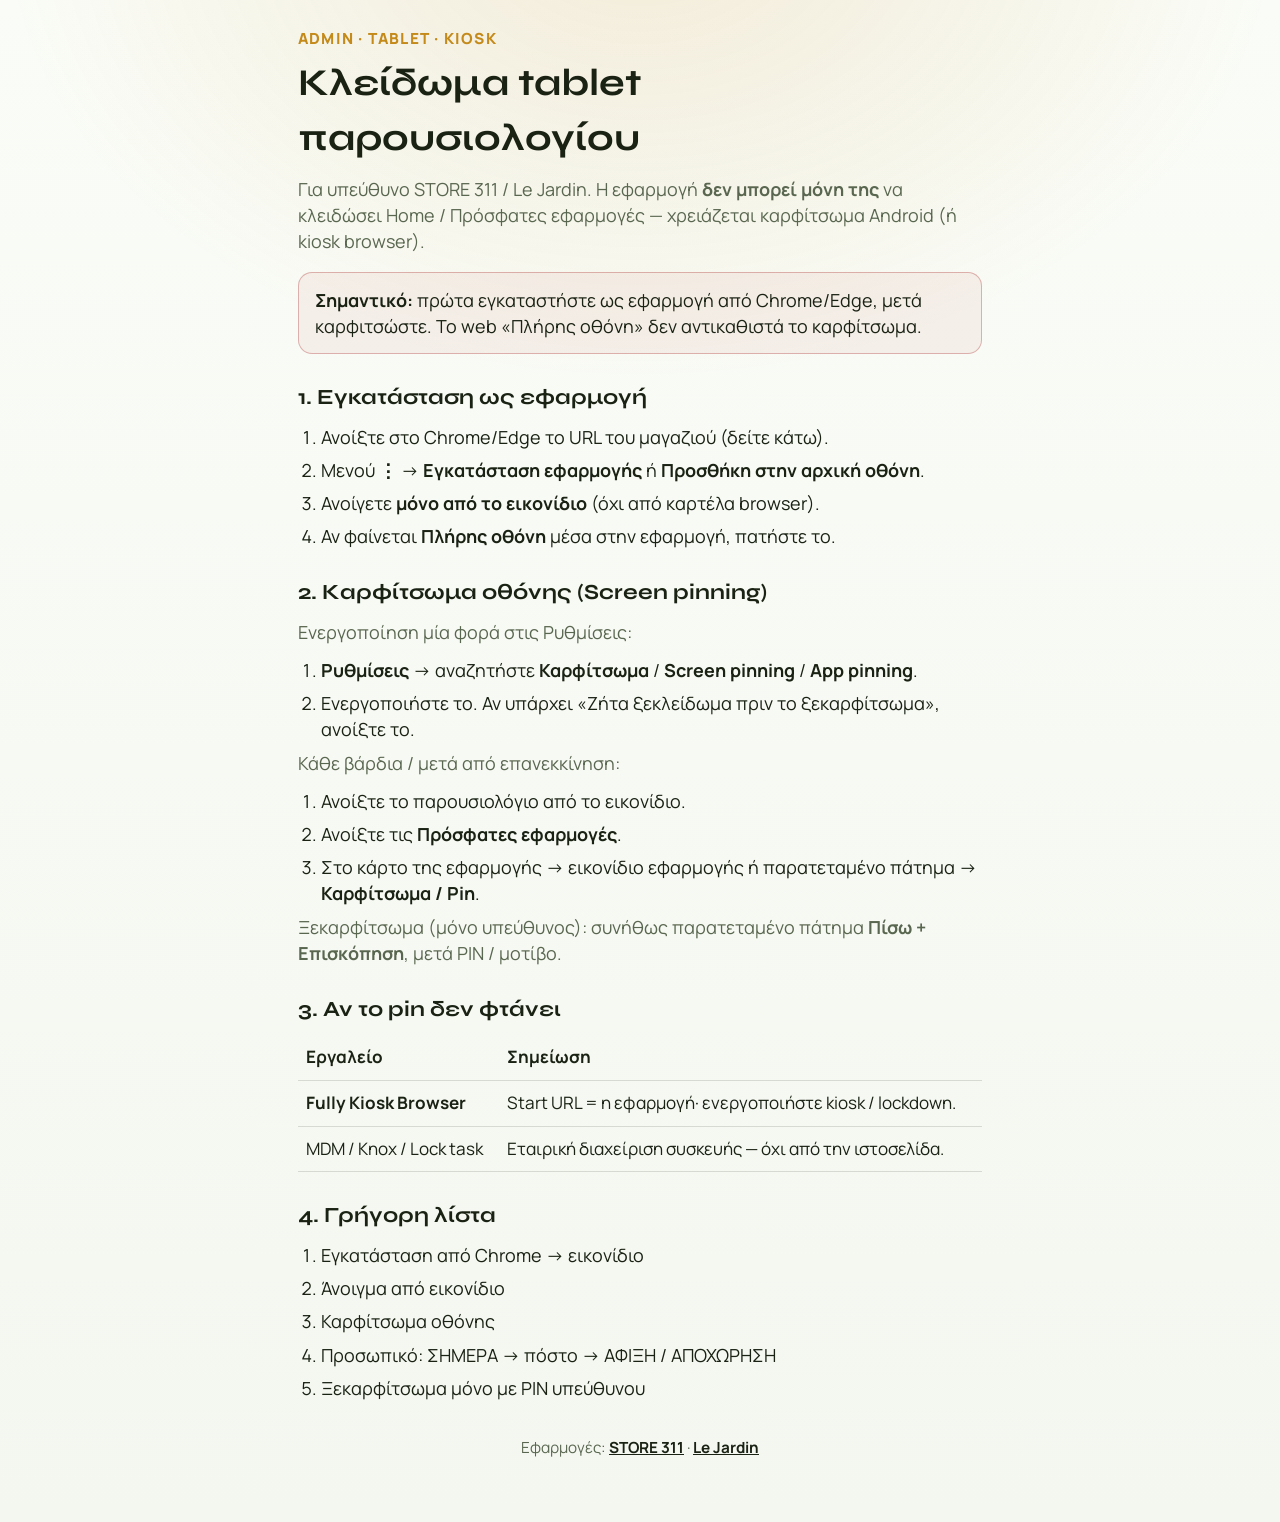
<file: kiosk/index.html>
<!DOCTYPE html>
<html lang="el">
<head>
  <meta charset="UTF-8" />
  <meta name="viewport" content="width=device-width, initial-scale=1" />
  <meta name="color-scheme" content="light" />
  <meta http-equiv="Cache-Control" content="no-cache, no-store, must-revalidate" />
  <title>Κλείδωμα tablet — παρουσιολόγιο</title>
  <link rel="preconnect" href="https://fonts.googleapis.com" />
  <link rel="preconnect" href="https://fonts.gstatic.com" crossorigin />
  <link href="https://fonts.googleapis.com/css2?family=Manrope:wght@500;700;800&family=Syne:wght@700;800&display=swap" rel="stylesheet" />
  <style>
    :root {
      --ink: #1a2214;
      --muted: #5a6750;
      --line: rgba(26, 34, 20, 0.14);
      --accent: #c48a1a;
      --bg: #f4f7f0;
      --font-display: "Syne", "Segoe UI", sans-serif;
      --font-body: "Manrope", "Segoe UI", sans-serif;
    }
    * { box-sizing: border-box; }
    html, body {
      margin: 0;
      background: var(--bg);
      color: var(--ink);
      font-family: var(--font-body);
      font-size: 18px;
      line-height: 1.45;
    }
    body {
      background:
        radial-gradient(100% 60% at 50% -5%, rgba(196, 138, 26, 0.14), transparent 50%),
        linear-gradient(180deg, #fafcf7, var(--bg));
      min-height: 100dvh;
    }
    .wrap {
      width: min(100%, 720px);
      margin: 0 auto;
      padding: 28px 18px 48px;
    }
    .eyebrow {
      color: var(--accent);
      font-weight: 800;
      letter-spacing: 0.08em;
      text-transform: uppercase;
      font-size: 0.85rem;
      margin: 0 0 6px;
    }
    h1 {
      font-family: var(--font-display);
      font-size: clamp(1.5rem, 5vw, 2.1rem);
      margin: 0 0 10px;
    }
    h2 {
      font-family: var(--font-display);
      font-size: 1.2rem;
      margin: 28px 0 10px;
    }
    .lead, .note { color: var(--muted); margin: 0 0 12px; }
    ol, ul { margin: 0; padding-left: 1.3rem; }
    li { margin: 0.4rem 0; }
    a { color: var(--ink); font-weight: 700; }
    .box {
      margin-top: 18px;
      padding: 14px 16px;
      border-radius: 14px;
      border: 1px solid var(--line);
      background: rgba(255, 255, 255, 0.75);
    }
    .warn {
      border-color: rgba(176, 58, 58, 0.35);
      background: rgba(176, 58, 58, 0.06);
    }
    table {
      width: 100%;
      border-collapse: collapse;
      font-size: 0.95rem;
    }
    th, td {
      text-align: left;
      padding: 10px 8px;
      border-bottom: 1px solid var(--line);
      vertical-align: top;
    }
    footer {
      margin-top: 36px;
      text-align: center;
      color: var(--muted);
      font-size: 0.85rem;
    }
  </style>
</head>
<body>
  <div class="wrap">
    <p class="eyebrow">Admin · tablet · kiosk</p>
    <h1>Κλείδωμα tablet παρουσιολογίου</h1>
    <p class="lead">
      Για υπεύθυνο STORE 311 / Le Jardin. Η εφαρμογή <strong>δεν μπορεί μόνη της</strong>
      να κλειδώσει Home / Πρόσφατες εφαρμογές — χρειάζεται καρφίτσωμα Android (ή kiosk browser).
    </p>

    <div class="box warn">
      <strong>Σημαντικό:</strong> πρώτα εγκαταστήστε ως εφαρμογή από Chrome/Edge,
      μετά καρφιτσώστε. Το web «Πλήρης οθόνη» δεν αντικαθιστά το καρφίτσωμα.
    </div>

    <h2>1. Εγκατάσταση ως εφαρμογή</h2>
    <ol>
      <li>Ανοίξτε στο Chrome/Edge το URL του μαγαζιού (δείτε κάτω).</li>
      <li>Μενού <strong>⋮</strong> → <strong>Εγκατάσταση εφαρμογής</strong> ή <strong>Προσθήκη στην αρχική οθόνη</strong>.</li>
      <li>Ανοίγετε <strong>μόνο από το εικονίδιο</strong> (όχι από καρτέλα browser).</li>
      <li>Αν φαίνεται <strong>Πλήρης οθόνη</strong> μέσα στην εφαρμογή, πατήστε το.</li>
    </ol>

    <h2>2. Καρφίτσωμα οθόνης (Screen pinning)</h2>
    <p class="note">Ενεργοποίηση μία φορά στις Ρυθμίσεις:</p>
    <ol>
      <li><strong>Ρυθμίσεις</strong> → αναζητήστε <strong>Καρφίτσωμα</strong> / <strong>Screen pinning</strong> / <strong>App pinning</strong>.</li>
      <li>Ενεργοποιήστε το. Αν υπάρχει «Ζήτα ξεκλείδωμα πριν το ξεκαρφίτσωμα», ανοίξτε το.</li>
    </ol>
    <p class="note">Κάθε βάρδια / μετά από επανεκκίνηση:</p>
    <ol>
      <li>Ανοίξτε το παρουσιολόγιο από το εικονίδιο.</li>
      <li>Ανοίξτε τις <strong>Πρόσφατες εφαρμογές</strong>.</li>
      <li>Στο κάρτο της εφαρμογής → εικονίδιο εφαρμογής ή παρατεταμένο πάτημα → <strong>Καρφίτσωμα / Pin</strong>.</li>
    </ol>
    <p class="note">
      Ξεκαρφίτσωμα (μόνο υπεύθυνος): συνήθως παρατεταμένο πάτημα <strong>Πίσω + Επισκόπηση</strong>, μετά PIN / μοτίβο.
    </p>

    <h2>3. Αν το pin δεν φτάνει</h2>
    <table>
      <thead>
        <tr><th>Εργαλείο</th><th>Σημείωση</th></tr>
      </thead>
      <tbody>
        <tr>
          <td><strong>Fully Kiosk Browser</strong></td>
          <td>Start URL = η εφαρμογή· ενεργοποιήστε kiosk / lockdown.</td>
        </tr>
        <tr>
          <td>MDM / Knox / Lock task</td>
          <td>Εταιρική διαχείριση συσκευής — όχι από την ιστοσελίδα.</td>
        </tr>
      </tbody>
    </table>

    <h2>4. Γρήγορη λίστα</h2>
    <ol>
      <li>Εγκατάσταση από Chrome → εικονίδιο</li>
      <li>Άνοιγμα από εικονίδιο</li>
      <li>Καρφίτσωμα οθόνης</li>
      <li>Προσωπικό: ΣΗΜΕΡΑ → πόστο → ΑΦΙΞΗ / ΑΠΟΧΩΡΗΣΗ</li>
      <li>Ξεκαρφίτσωμα μόνο με PIN υπεύθυνου</li>
    </ol>

    <footer>
      <p>
        Εφαρμογές:
        <a href="../tablet-demo/">STORE 311</a>
        ·
        <a href="../le-jardin/">Le Jardin</a>
      </p>
    </footer>
  </div>
</body>
</html>
</file>
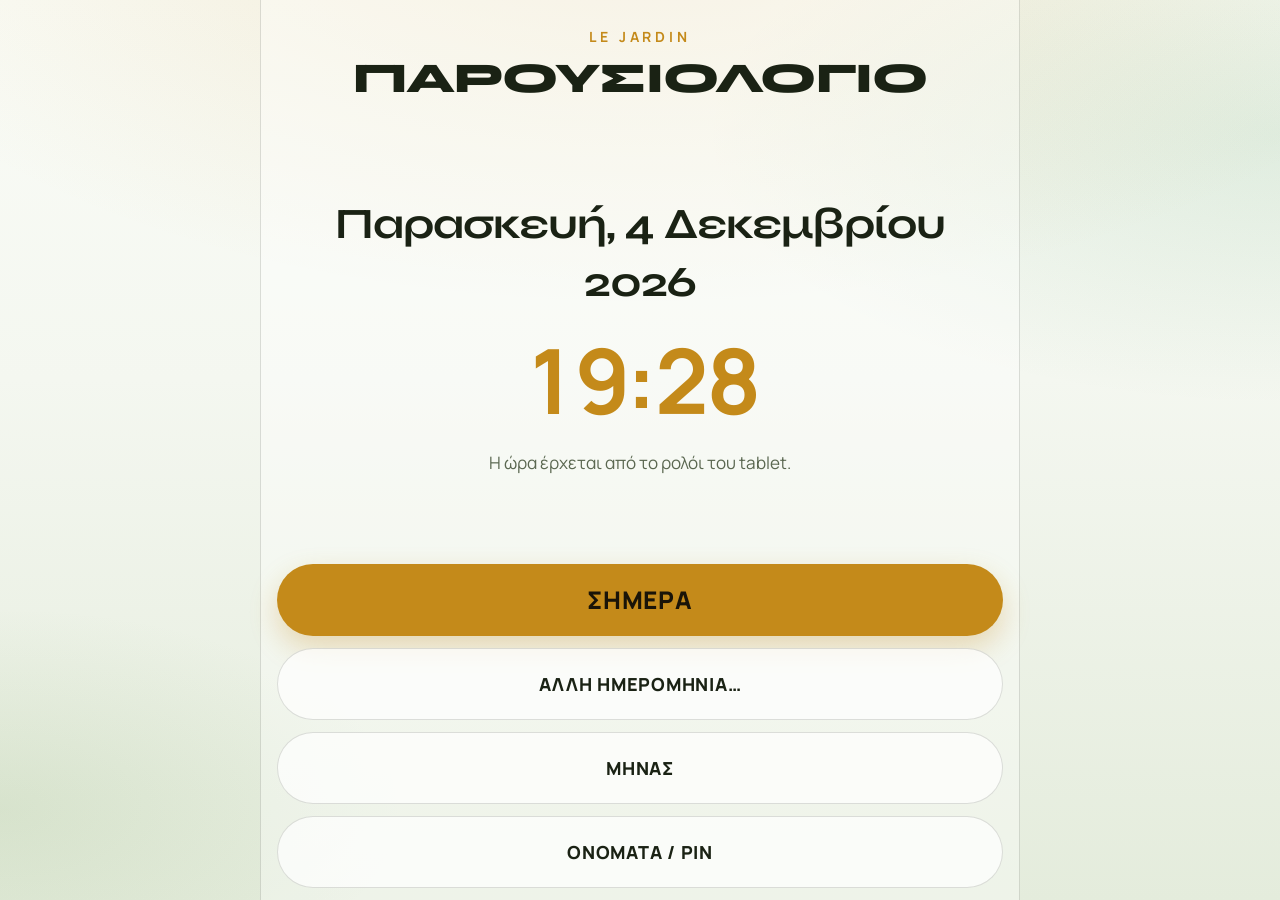
<file: le-jardin/index.html>
<!DOCTYPE html>
<html lang="el">
  <head>
    <meta charset="UTF-8" />
    <meta
      name="viewport"
      content="width=device-width, initial-scale=1, viewport-fit=cover"
    />
    <meta name="theme-color" content="#f4f7f0" />
    <meta name="apple-mobile-web-app-capable" content="yes" />
    <meta name="apple-mobile-web-app-status-bar-style" content="black-translucent" />
    <meta name="mobile-web-app-capable" content="yes" />
    <meta name="application-name" content="Παρουσιολόγιο Le Jardin" />
    <meta name="format-detection" content="telephone=no" />
    <title>ΠΑΡΟΥΣΙΟΛΟΓΙΟ — Le Jardin</title>
    <link rel="manifest" href="manifest.json" />
    <link rel="icon" href="icon-192.png" type="image/png" />
    <link rel="apple-touch-icon" href="icon-192.png" />
    <link rel="preconnect" href="https://fonts.googleapis.com" />
    <link rel="preconnect" href="https://fonts.gstatic.com" crossorigin />
    <link
      href="https://fonts.googleapis.com/css2?family=Manrope:wght@500;700;800&family=Syne:wght@700;800&display=swap"
      rel="stylesheet"
    />
    <link rel="stylesheet" href="styles.css" />
  </head>
  <body>
    <div class="app">
      <!-- HOME -->
      <section id="screen-home" class="screen active" aria-label="Αρχική">
        <header class="brand">
          <span class="brand-store">Le Jardin</span>
          <h1 class="brand-title">ΠΑΡΟΥΣΙΟΛΟΓΙΟ</h1>
        </header>

        <div class="home-clock">
          <div class="home-date" id="home-date">—</div>
          <div class="home-time" id="home-time">—</div>
          <p class="home-hint">Η ώρα έρχεται από το ρολόι του tablet.</p>
        </div>

        <div class="cta-stack">
          <button type="button" class="btn btn-primary" id="btn-today">ΣΗΜΕΡΑ</button>
          <button type="button" class="btn btn-ghost" id="btn-continue" hidden>
            Συνέχεια σημερινής
          </button>
          <button type="button" class="btn btn-ghost" id="btn-other-day">Άλλη ημερομηνία…</button>
          <button type="button" class="btn btn-ghost" id="btn-month">Μήνας</button>
          <button type="button" class="btn btn-ghost" id="btn-names">Ονόματα / PIN</button>
          <button type="button" class="btn btn-ghost btn-sm" id="btn-install" hidden>
            Εγκατάσταση εφαρμογής
          </button>
          <button type="button" class="btn btn-ghost btn-sm" id="btn-fullscreen" hidden>
            Πλήρης οθόνη
          </button>
        </div>
      </section>

      <!-- DAY BOARD -->
      <section id="screen-day" class="screen" aria-label="Ημέρα">
        <div class="topbar">
          <button type="button" class="icon-btn" id="btn-back-home" aria-label="Αρχική">←</button>
          <h1>Ημέρα</h1>
          <button type="button" class="icon-btn" id="btn-email" aria-label="Email" title="Email">✉</button>
          <button type="button" class="icon-btn" id="btn-export" aria-label="Εξαγωγή JSON" title="Εξαγωγή">⬇</button>
          <button type="button" class="icon-btn" id="btn-print" aria-label="Εκτύπωση">⎙</button>
        </div>
        <div class="day-meta">
          <strong id="day-date">—</strong>
          <span id="day-clock">—</span>
        </div>
        <p class="late-banner" id="late-banner" hidden>Εκπρόθεσμη καταχώρηση</p>
        <p class="mailto-note">
          ✉ ανοίγει το email του tablet (mailto) — όχι αυτόματη αποστολή χωρίς server.
        </p>
        <div class="board" id="board"></div>
        <div class="fab-bar">
          <button type="button" class="btn btn-ghost" id="btn-clear-day">Καθαρισμός</button>
          <button type="button" class="btn btn-primary" id="btn-back-home-2">Αρχική</button>
        </div>
      </section>

      <!-- PERSON -->
      <section id="screen-person" class="screen" aria-label="Άτομο">
        <div class="topbar">
          <button type="button" class="icon-btn" id="btn-back-day" aria-label="Πίσω">←</button>
          <h1>Ώρες</h1>
          <span style="width: 52px"></span>
        </div>

        <div class="person-hero">
          <div class="post-label" id="person-post" hidden></div>
          <h2 id="person-name">—</h2>
          <div class="dept" id="person-dept">—</div>
          <button type="button" class="btn btn-ghost btn-change-name" id="btn-change-name">
            Αλλαγή ονόματος
          </button>
        </div>

        <div class="dayrate-panel" id="dayrate-panel" hidden>
          <button type="button" class="btn btn-primary" id="btn-dayrate">
            Ημερομίσθιο (1)
          </button>
          <p class="sheet-sub dayrate-helper" id="dayrate-status">ΑΝ ΕΙΣΑΙ ΗΜΕΡΟΜΙΣΘΙΟ</p>
        </div>

        <div class="time-block" id="clock-block">
          <button type="button" class="stamp-btn stamp-arrive" id="btn-arrive">
            ΑΦΙΞΗ
            <small>τώρα από το ρολόι</small>
          </button>
          <button type="button" class="time-chip" id="btn-edit-arrive" aria-label="Επεξεργασία άφιξης">
            <span class="time-chip-label">Ώρα άφιξης</span>
            <span class="time-chip-value" id="person-arrive">—</span>
            <span class="time-chip-hint">πάτησε για διόρθωση</span>
          </button>
        </div>

        <div class="time-block" id="clock-block-leave">
          <button type="button" class="stamp-btn stamp-leave" id="btn-leave">
            ΑΠΟΧΩΡΗΣΗ
            <small>τώρα από το ρολόι</small>
          </button>
          <button type="button" class="time-chip" id="btn-edit-leave" aria-label="Επεξεργασία αποχώρησης">
            <span class="time-chip-label">Ώρα αποχώρησης</span>
            <span class="time-chip-value" id="person-leave">—</span>
            <span class="time-chip-hint">πάτησε για διόρθωση</span>
          </button>
        </div>

        <p class="pin-hint" id="pin-hint">
          2 δωρεάν χειροκίνητες διορθώσεις ώρας ανά άτομο· μετά χρειάζεται PIN admin.
        </p>

        <div class="hours-panel">
          <div class="label" id="hours-label">Σύνολο ωρών (και overnight)</div>
          <div class="value" id="person-hours">—</div>
        </div>

        <div class="notes-panel">
          <label class="field-label" for="person-notes">Σημειώσεις</label>
          <textarea
            class="notes-input"
            id="person-notes"
            rows="3"
            placeholder="Π.χ. αντικατάσταση, καθυστέρηση…"
          ></textarea>
        </div>

        <div class="cta-stack">
          <button type="button" class="btn btn-danger" id="btn-remove">Αφαίρεση από λίστα</button>
        </div>
      </section>

      <!-- NAMES ADMIN -->
      <section id="screen-names" class="screen" aria-label="Ονόματα">
        <div class="topbar">
          <button type="button" class="icon-btn" id="btn-back-names" aria-label="Αρχική">←</button>
          <h1>Ονόματα / PIN</h1>
          <span style="width: 52px"></span>
        </div>
        <p class="storage-note" style="margin: 0">
          Μετονομασίες, νέα ονόματα και απενεργοποιήσεις μένουν σε αυτό το tablet μετά από refresh
          (<strong>localStorage + αντίγραφο IndexedDB</strong>) — όπως οι ημέρες παρουσίας. Δεν σβήνονται από ενημέρωση εφαρμογής.
        </p>
        <div class="field-stack admin-pin-box">
          <div>
            <label class="field-label" for="admin-pin-current">Αλλαγή PIN admin</label>
            <input class="field-input" id="admin-pin-current" type="password" inputmode="numeric" placeholder="Τρέχον PIN" autocomplete="off" />
          </div>
          <div>
            <input class="field-input" id="admin-pin-new" type="password" inputmode="numeric" placeholder="Νέο PIN (π.χ. 3111)" autocomplete="off" />
          </div>
          <button type="button" class="btn btn-ghost btn-sm" id="btn-change-pin">Αποθήκευση PIN</button>
          <button type="button" class="btn btn-ghost btn-sm" id="btn-backup-raw">Αντίγραφο δεδομένων (JSON)</button>
          <p class="sheet-sub">Προεπιλογή PIN: 3111. Προαιρετικά κατεβάστε πλήρες JSON αντίγραφο (όλες οι ημέρες + ονόματα) για έξτρα ασφάλεια.</p>
          <p class="kiosk-tip sheet-sub">
            Κλείδωμα tablet (καρφίτσωμα οθόνης / kiosk): δεν γίνεται μόνο από την εφαρμογή —
            <a href="../kiosk/" target="_blank" rel="noopener">οδηγίες Android</a>.
          </p>
        </div>
        <div class="field-stack">
          <div>
            <label class="field-label" for="new-name">Νέο όνομα</label>
            <input class="field-input" id="new-name" type="text" autocomplete="off" placeholder="Π.χ. ΠΑΠΑΔΟΠΟΥΛΟΣ" />
          </div>
          <div>
            <label class="field-label" for="new-short">Σύντομο (προαιρετικό)</label>
            <input class="field-input" id="new-short" type="text" autocomplete="off" placeholder="Εμφάνιση στη λίστα" />
          </div>
          <label class="check-row">
            <input type="checkbox" id="new-dayrate" />
            Ημερομίσθιο (1 ημέρα)
          </label>
          <button type="button" class="btn btn-primary btn-sm" id="btn-add-name">Προσθήκη ονόματος</button>
        </div>
        <input
          class="search"
          id="admin-search"
          type="search"
          placeholder="Αναζήτηση καταλόγου…"
          autocomplete="off"
        />
        <div class="admin-list" id="admin-list"></div>
      </section>

      <!-- MONTH -->
      <section id="screen-month" class="screen" aria-label="Μήνας">
        <div class="topbar">
          <button type="button" class="icon-btn" id="btn-back-month" aria-label="Αρχική">←</button>
          <h1>Μήνας</h1>
          <button type="button" class="icon-btn" id="btn-month-email" aria-label="Email μήνα" title="Email">✉</button>
        </div>
        <div class="field-stack">
          <div>
            <label class="field-label" for="month-picker">Επιλογή μήνα</label>
            <input class="field-input" id="month-picker" type="month" />
          </div>
        </div>
        <div class="month-actions">
          <button type="button" class="btn btn-ghost btn-sm" id="btn-month-pdf">PDF</button>
          <button type="button" class="btn btn-ghost btn-sm" id="btn-month-excel">Excel</button>
          <button type="button" class="btn btn-ghost btn-sm" id="btn-month-json">JSON μισθοδ.</button>
          <button type="button" class="btn btn-ghost btn-sm" id="btn-month-email-2">Email</button>
        </div>
        <p class="mailto-note">
          PDF = εκτύπωση · Excel = CSV · JSON μισθοδ. = λήψη / κοινή χρήση / αντιγραφή για μισθοδοσία · Email = mailto.
        </p>
        <div class="month-table-wrap">
          <table class="month-table" id="month-table">
            <thead>
              <tr>
                <th>Όνομα</th>
                <th>Ημέρες</th>
                <th>Ώρες</th>
                <th>Ημερομ.</th>
                <th>Ανά ημέρα</th>
              </tr>
            </thead>
            <tbody id="month-body"></tbody>
          </table>
        </div>
      </section>
    </div>

    <!-- DATE PICKER -->
    <div class="overlay" id="date-picker" role="dialog" aria-modal="true" aria-labelledby="date-picker-title">
      <div class="sheet">
        <div class="topbar">
          <h2 id="date-picker-title">Άλλη ημερομηνία</h2>
          <button type="button" class="icon-btn" id="btn-close-date" aria-label="Κλείσιμο">✕</button>
        </div>
        <p class="sheet-sub">Για παλιά ημέρα χρειάζεται PIN admin. Θα σημειωθεί ως εκπρόθεσμη καταχώρηση.</p>
        <input class="field-input" id="other-date" type="date" />
        <button type="button" class="btn btn-primary" id="btn-open-date">Άνοιγμα ημέρας</button>
      </div>
    </div>

    <!-- PIN -->
    <div class="overlay" id="pin-overlay" role="dialog" aria-modal="true" aria-labelledby="pin-title">
      <div class="sheet">
        <div class="topbar">
          <h2 id="pin-title">PIN admin</h2>
          <button type="button" class="icon-btn" id="btn-close-pin" aria-label="Κλείσιμο">✕</button>
        </div>
        <p class="sheet-sub" id="pin-reason">Απαιτείται PIN για αυτή την ενέργεια.</p>
        <input
          class="field-input"
          id="pin-input"
          type="password"
          inputmode="numeric"
          maxlength="8"
          placeholder="PIN"
          autocomplete="off"
        />
        <button type="button" class="btn btn-primary" id="btn-pin-ok">Επιβεβαίωση</button>
      </div>
    </div>

    <!-- NAME PICKER -->
    <div class="overlay" id="picker" role="dialog" aria-modal="true" aria-labelledby="picker-title">
      <div class="sheet">
        <div class="topbar">
          <h2 id="picker-title">Επιλογή ονόματος</h2>
          <button type="button" class="icon-btn" id="btn-close-picker" aria-label="Κλείσιμο">✕</button>
        </div>
        <p class="sheet-sub" id="picker-sub">Προσωπικό Le Jardin</p>
        <input
          class="search"
          id="picker-search"
          type="search"
          placeholder="Αναζήτηση ονόματος…"
          autocomplete="off"
        />
        <div class="name-list" id="name-list"></div>
      </div>
    </div>

    <!-- TIME PICKER -->
    <div class="overlay" id="time-picker" role="dialog" aria-modal="true" aria-labelledby="time-picker-title">
      <div class="sheet">
        <div class="topbar">
          <h2 id="time-picker-title">Επιλογή ώρας</h2>
          <button type="button" class="icon-btn" id="btn-close-time" aria-label="Κλείσιμο">✕</button>
        </div>
        <p class="sheet-sub" id="time-picker-sub">Κάθε 5 λεπτά</p>
        <div class="time-actions">
          <button type="button" class="btn btn-ghost" id="btn-clear-time">Καθαρισμός ώρας</button>
        </div>
        <div class="time-list" id="time-list"></div>
      </div>
    </div>

    <div class="toast" id="toast" role="status"></div>
    <div class="print-only" id="print-root"></div>

    <script src="employees.js"></script>
    <script src="app.js"></script>
  </body>
</html>
</file>
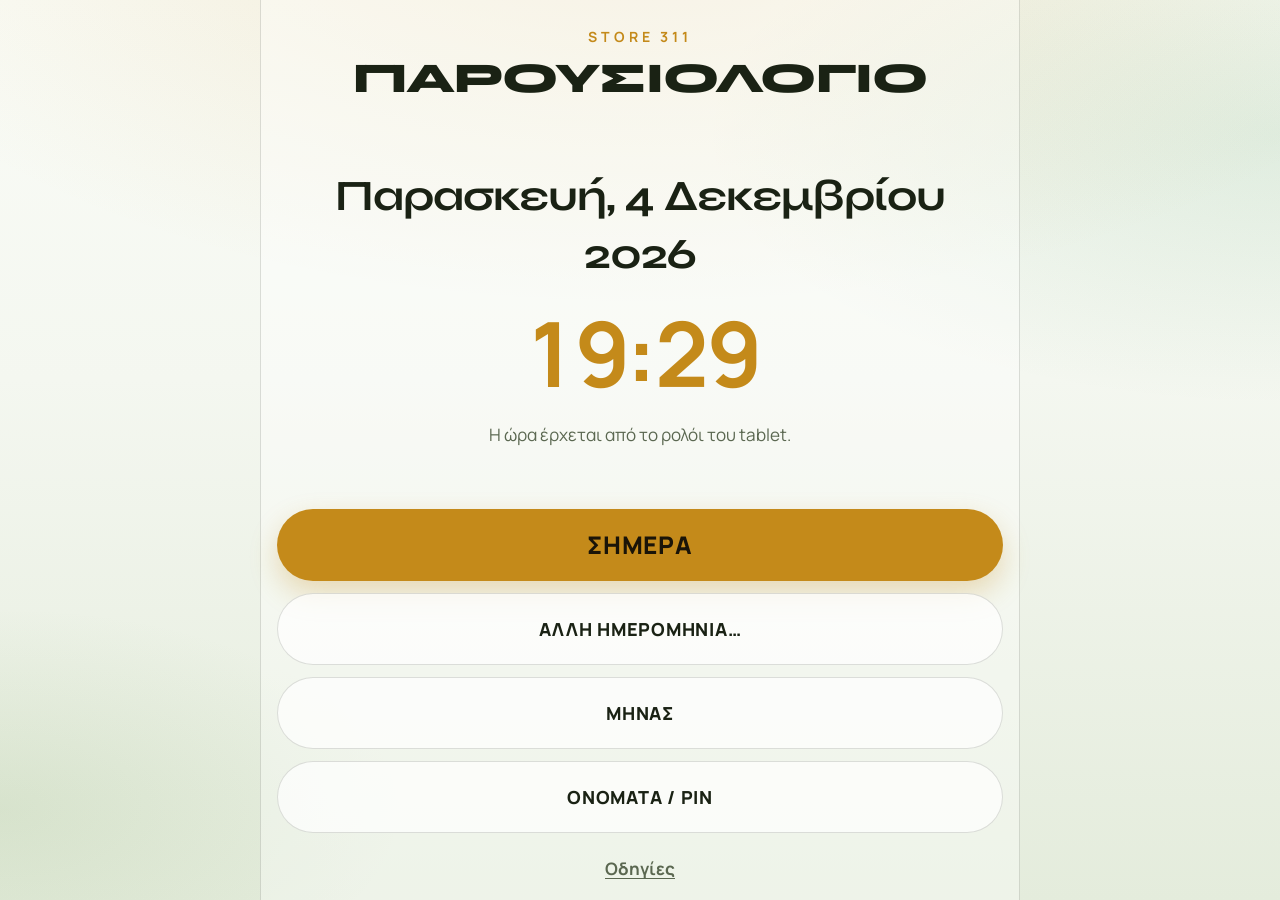
<file: tablet-demo/index.html>
<!DOCTYPE html>
<html lang="el">
  <head>
    <meta charset="UTF-8" />
    <meta
      name="viewport"
      content="width=device-width, initial-scale=1, viewport-fit=cover"
    />
    <meta name="theme-color" content="#f4f7f0" />
    <meta name="apple-mobile-web-app-capable" content="yes" />
    <meta name="apple-mobile-web-app-status-bar-style" content="black-translucent" />
    <meta name="mobile-web-app-capable" content="yes" />
    <meta name="application-name" content="Παρουσιολόγιο STORE 311" />
    <meta name="format-detection" content="telephone=no" />
    <title>ΠΑΡΟΥΣΙΟΛΟΓΙΟ — STORE 311</title>
    <link rel="manifest" href="manifest.json" />
    <link rel="icon" href="icon-192.png" type="image/png" />
    <link rel="apple-touch-icon" href="icon-192.png" />
    <link rel="preconnect" href="https://fonts.googleapis.com" />
    <link rel="preconnect" href="https://fonts.gstatic.com" crossorigin />
    <link
      href="https://fonts.googleapis.com/css2?family=Manrope:wght@500;700;800&family=Syne:wght@700;800&display=swap"
      rel="stylesheet"
    />
    <link rel="stylesheet" href="styles.css" />
  </head>
  <body>
    <div class="app">
      <!-- HOME -->
      <section id="screen-home" class="screen active" aria-label="Αρχική">
        <header class="brand">
          <span class="brand-store">STORE 311</span>
          <h1 class="brand-title">ΠΑΡΟΥΣΙΟΛΟΓΙΟ</h1>
        </header>

        <div class="home-clock">
          <div class="home-date" id="home-date">—</div>
          <div class="home-time" id="home-time">—</div>
          <p class="home-hint">Η ώρα έρχεται από το ρολόι του tablet.</p>
        </div>

        <div class="cta-stack">
          <button type="button" class="btn btn-primary" id="btn-today">ΣΗΜΕΡΑ</button>
          <button type="button" class="btn btn-ghost" id="btn-continue" hidden>
            Συνέχεια σημερινής
          </button>
          <button type="button" class="btn btn-ghost" id="btn-other-day">Άλλη ημερομηνία…</button>
          <button type="button" class="btn btn-ghost" id="btn-month">Μήνας</button>
          <button type="button" class="btn btn-ghost" id="btn-names">Ονόματα / PIN</button>
          <button type="button" class="btn btn-ghost btn-sm" id="btn-install" hidden>
            Εγκατάσταση εφαρμογής
          </button>
          <button type="button" class="btn btn-ghost btn-sm" id="btn-fullscreen" hidden>
            Πλήρης οθόνη
          </button>
          <a class="home-help" href="../tutorial/?v=3" target="_blank" rel="noopener">Οδηγίες</a>
        </div>
      </section>

      <!-- DAY BOARD -->
      <section id="screen-day" class="screen" aria-label="Ημέρα">
        <div class="topbar">
          <button type="button" class="icon-btn" id="btn-back-home" aria-label="Αρχική">←</button>
          <h1>Ημέρα</h1>
          <button type="button" class="icon-btn" id="btn-email" aria-label="Email" title="Email">✉</button>
          <button type="button" class="icon-btn" id="btn-export" aria-label="Εξαγωγή JSON" title="Εξαγωγή">⬇</button>
          <button type="button" class="icon-btn" id="btn-print" aria-label="Εκτύπωση">⎙</button>
        </div>
        <div class="day-meta">
          <strong id="day-date">—</strong>
          <span id="day-clock">—</span>
        </div>
        <p class="late-banner" id="late-banner" hidden>Εκπρόθεσμη καταχώρηση</p>
        <p class="mailto-note">
          ✉ ανοίγει το email του tablet (mailto) — όχι αυτόματη αποστολή χωρίς server.
        </p>
        <div class="board" id="board"></div>
        <div class="fab-bar">
          <button type="button" class="btn btn-ghost" id="btn-clear-day">Καθαρισμός</button>
          <button type="button" class="btn btn-primary" id="btn-back-home-2">Αρχική</button>
        </div>
      </section>

      <!-- PERSON -->
      <section id="screen-person" class="screen" aria-label="Άτομο">
        <div class="topbar">
          <button type="button" class="icon-btn" id="btn-back-day" aria-label="Πίσω">←</button>
          <h1>Ώρες</h1>
          <span style="width: 52px"></span>
        </div>

        <div class="person-hero">
          <div class="post-label" id="person-post">—</div>
          <h2 id="person-name">—</h2>
          <div class="dept" id="person-dept">—</div>
          <button type="button" class="btn btn-ghost btn-change-name" id="btn-change-name">
            Αλλαγή ονόματος
          </button>
        </div>

        <div class="dayrate-panel" id="dayrate-panel" hidden>
          <button type="button" class="btn btn-primary" id="btn-dayrate">
            Ημερομίσθιο (1)
          </button>
          <p class="sheet-sub dayrate-helper" id="dayrate-status">ΑΝ ΕΙΣΑΙ ΗΜΕΡΟΜΙΣΘΙΟ</p>
        </div>

        <div class="time-block" id="clock-block">
          <button type="button" class="stamp-btn stamp-arrive" id="btn-arrive">
            ΑΦΙΞΗ
            <small>τώρα από το ρολόι</small>
          </button>
          <button type="button" class="time-chip" id="btn-edit-arrive" aria-label="Επεξεργασία άφιξης">
            <span class="time-chip-label">Ώρα άφιξης</span>
            <span class="time-chip-value" id="person-arrive">—</span>
            <span class="time-chip-hint">πάτησε για διόρθωση</span>
          </button>
        </div>

        <div class="time-block" id="clock-block-leave">
          <button type="button" class="stamp-btn stamp-leave" id="btn-leave">
            ΑΠΟΧΩΡΗΣΗ
            <small>τώρα από το ρολόι</small>
          </button>
          <button type="button" class="time-chip" id="btn-edit-leave" aria-label="Επεξεργασία αποχώρησης">
            <span class="time-chip-label">Ώρα αποχώρησης</span>
            <span class="time-chip-value" id="person-leave">—</span>
            <span class="time-chip-hint">πάτησε για διόρθωση</span>
          </button>
        </div>

        <p class="pin-hint" id="pin-hint">
          2 δωρεάν χειροκίνητες διορθώσεις ώρας ανά άτομο· μετά χρειάζεται PIN admin.
        </p>

        <div class="hours-panel">
          <div class="label" id="hours-label">Σύνολο ωρών (και overnight)</div>
          <div class="value" id="person-hours">—</div>
        </div>

        <div class="notes-panel">
          <label class="field-label" for="person-notes">Σημειώσεις</label>
          <textarea
            class="notes-input"
            id="person-notes"
            rows="3"
            placeholder="Π.χ. αντικατάσταση, καθυστέρηση…"
          ></textarea>
        </div>

        <div class="cta-stack">
          <button type="button" class="btn btn-danger" id="btn-remove">Αφαίρεση από πόστο</button>
        </div>
      </section>

      <!-- NAMES ADMIN -->
      <section id="screen-names" class="screen" aria-label="Ονόματα">
        <div class="topbar">
          <button type="button" class="icon-btn" id="btn-back-names" aria-label="Αρχική">←</button>
          <h1>Ονόματα / PIN</h1>
          <span style="width: 52px"></span>
        </div>
        <p class="storage-note" style="margin: 0">
          Μετονομασίες, νέα ονόματα και απενεργοποιήσεις μένουν σε αυτό το tablet μετά από refresh
          (<strong>localStorage + αντίγραφο IndexedDB</strong>) — όπως οι ημέρες παρουσίας. Δεν σβήνονται από ενημέρωση εφαρμογής.
        </p>
        <div class="field-stack admin-pin-box">
          <div>
            <label class="field-label" for="admin-pin-current">Αλλαγή PIN admin</label>
            <input class="field-input" id="admin-pin-current" type="password" inputmode="numeric" placeholder="Τρέχον PIN" autocomplete="off" />
          </div>
          <div>
            <input class="field-input" id="admin-pin-new" type="password" inputmode="numeric" placeholder="Νέο PIN (π.χ. 3111)" autocomplete="off" />
          </div>
          <button type="button" class="btn btn-ghost btn-sm" id="btn-change-pin">Αποθήκευση PIN</button>
          <button type="button" class="btn btn-ghost btn-sm" id="btn-backup-raw">Αντίγραφο δεδομένων (JSON)</button>
          <p class="sheet-sub">Προεπιλογή PIN: 3111. Προαιρετικά κατεβάστε πλήρες JSON αντίγραφο (όλες οι ημέρες + ονόματα) για έξτρα ασφάλεια.</p>
          <p class="kiosk-tip sheet-sub">
            Κλείδωμα tablet (καρφίτσωμα οθόνης / kiosk): δεν γίνεται μόνο από την εφαρμογή —
            <a href="../kiosk/" target="_blank" rel="noopener">οδηγίες Android</a>.
          </p>
        </div>
        <div class="field-stack">
          <div>
            <label class="field-label" for="new-name">Νέο όνομα</label>
            <input class="field-input" id="new-name" type="text" autocomplete="off" placeholder="Π.χ. ΠΑΠΑΔΟΠΟΥΛΟΣ" />
          </div>
          <div>
            <label class="field-label" for="new-short">Σύντομο (προαιρετικό)</label>
            <input class="field-input" id="new-short" type="text" autocomplete="off" placeholder="Εμφάνιση στη λίστα" />
          </div>
          <div>
            <label class="field-label" for="new-dept">Τμήμα / πόστο</label>
            <select class="field-select" id="new-dept"></select>
          </div>
          <label class="check-row">
            <input type="checkbox" id="new-dayrate" />
            Ημερομίσθιο (1 ημέρα)
          </label>
          <button type="button" class="btn btn-primary btn-sm" id="btn-add-name">Προσθήκη ονόματος</button>
        </div>
        <input
          class="search"
          id="admin-search"
          type="search"
          placeholder="Αναζήτηση καταλόγου…"
          autocomplete="off"
        />
        <div class="admin-list" id="admin-list"></div>
      </section>

      <!-- MONTH -->
      <section id="screen-month" class="screen" aria-label="Μήνας">
        <div class="topbar">
          <button type="button" class="icon-btn" id="btn-back-month" aria-label="Αρχική">←</button>
          <h1>Μήνας</h1>
          <button type="button" class="icon-btn" id="btn-month-email" aria-label="Email μήνα" title="Email">✉</button>
        </div>
        <div class="field-stack">
          <div>
            <label class="field-label" for="month-picker">Επιλογή μήνα</label>
            <input class="field-input" id="month-picker" type="month" />
          </div>
        </div>
        <div class="month-actions">
          <button type="button" class="btn btn-ghost btn-sm" id="btn-month-pdf">PDF</button>
          <button type="button" class="btn btn-ghost btn-sm" id="btn-month-excel">Excel</button>
          <button type="button" class="btn btn-ghost btn-sm" id="btn-month-json">JSON μισθοδ.</button>
          <button type="button" class="btn btn-ghost btn-sm" id="btn-month-email-2">Email</button>
        </div>
        <p class="mailto-note">
          PDF = εκτύπωση · Excel = CSV · JSON μισθοδ. = λήψη / κοινή χρήση / αντιγραφή για ΜΙΣΘΟΔΟΣΙΑ · Email = mailto.
          <a href="../misthodosia/" target="_blank" rel="noopener">Εισαγωγή στο Excel (PC)</a>
        </p>
        <div class="month-table-wrap">
          <table class="month-table" id="month-table">
            <thead>
              <tr>
                <th>Όνομα</th>
                <th>Ημέρες</th>
                <th>Ώρες</th>
                <th>Ημερομ.</th>
                <th>Ανά ημέρα</th>
              </tr>
            </thead>
            <tbody id="month-body"></tbody>
          </table>
        </div>
      </section>
    </div>

    <!-- DATE PICKER -->
    <div class="overlay" id="date-picker" role="dialog" aria-modal="true" aria-labelledby="date-picker-title">
      <div class="sheet">
        <div class="topbar">
          <h2 id="date-picker-title">Άλλη ημερομηνία</h2>
          <button type="button" class="icon-btn" id="btn-close-date" aria-label="Κλείσιμο">✕</button>
        </div>
        <p class="sheet-sub">Για παλιά ημέρα χρειάζεται PIN admin. Θα σημειωθεί ως εκπρόθεσμη καταχώρηση.</p>
        <input class="field-input" id="other-date" type="date" />
        <button type="button" class="btn btn-primary" id="btn-open-date">Άνοιγμα ημέρας</button>
      </div>
    </div>

    <!-- PIN -->
    <div class="overlay" id="pin-overlay" role="dialog" aria-modal="true" aria-labelledby="pin-title">
      <div class="sheet">
        <div class="topbar">
          <h2 id="pin-title">PIN admin</h2>
          <button type="button" class="icon-btn" id="btn-close-pin" aria-label="Κλείσιμο">✕</button>
        </div>
        <p class="sheet-sub" id="pin-reason">Απαιτείται PIN για αυτή την ενέργεια.</p>
        <input
          class="field-input"
          id="pin-input"
          type="password"
          inputmode="numeric"
          maxlength="8"
          placeholder="PIN"
          autocomplete="off"
        />
        <button type="button" class="btn btn-primary" id="btn-pin-ok">Επιβεβαίωση</button>
      </div>
    </div>

    <!-- NAME PICKER -->
    <div class="overlay" id="picker" role="dialog" aria-modal="true" aria-labelledby="picker-title">
      <div class="sheet">
        <div class="topbar">
          <h2 id="picker-title">Επιλογή ονόματος</h2>
          <button type="button" class="icon-btn" id="btn-close-picker" aria-label="Κλείσιμο">✕</button>
        </div>
        <p class="sheet-sub" id="picker-sub"></p>
        <input
          class="search"
          id="picker-search"
          type="search"
          placeholder="Αναζήτηση ονόματος…"
          autocomplete="off"
        />
        <div class="name-list" id="name-list"></div>
      </div>
    </div>

    <!-- TIME PICKER -->
    <div class="overlay" id="time-picker" role="dialog" aria-modal="true" aria-labelledby="time-picker-title">
      <div class="sheet">
        <div class="topbar">
          <h2 id="time-picker-title">Επιλογή ώρας</h2>
          <button type="button" class="icon-btn" id="btn-close-time" aria-label="Κλείσιμο">✕</button>
        </div>
        <p class="sheet-sub" id="time-picker-sub">Κάθε 5 λεπτά</p>
        <div class="time-actions">
          <button type="button" class="btn btn-ghost" id="btn-clear-time">Καθαρισμός ώρας</button>
        </div>
        <div class="time-list" id="time-list"></div>
      </div>
    </div>

    <div class="toast" id="toast" role="status"></div>
    <div class="print-only" id="print-root"></div>

    <script src="employees.js"></script>
    <script src="app.js"></script>
  </body>
</html>
</file>
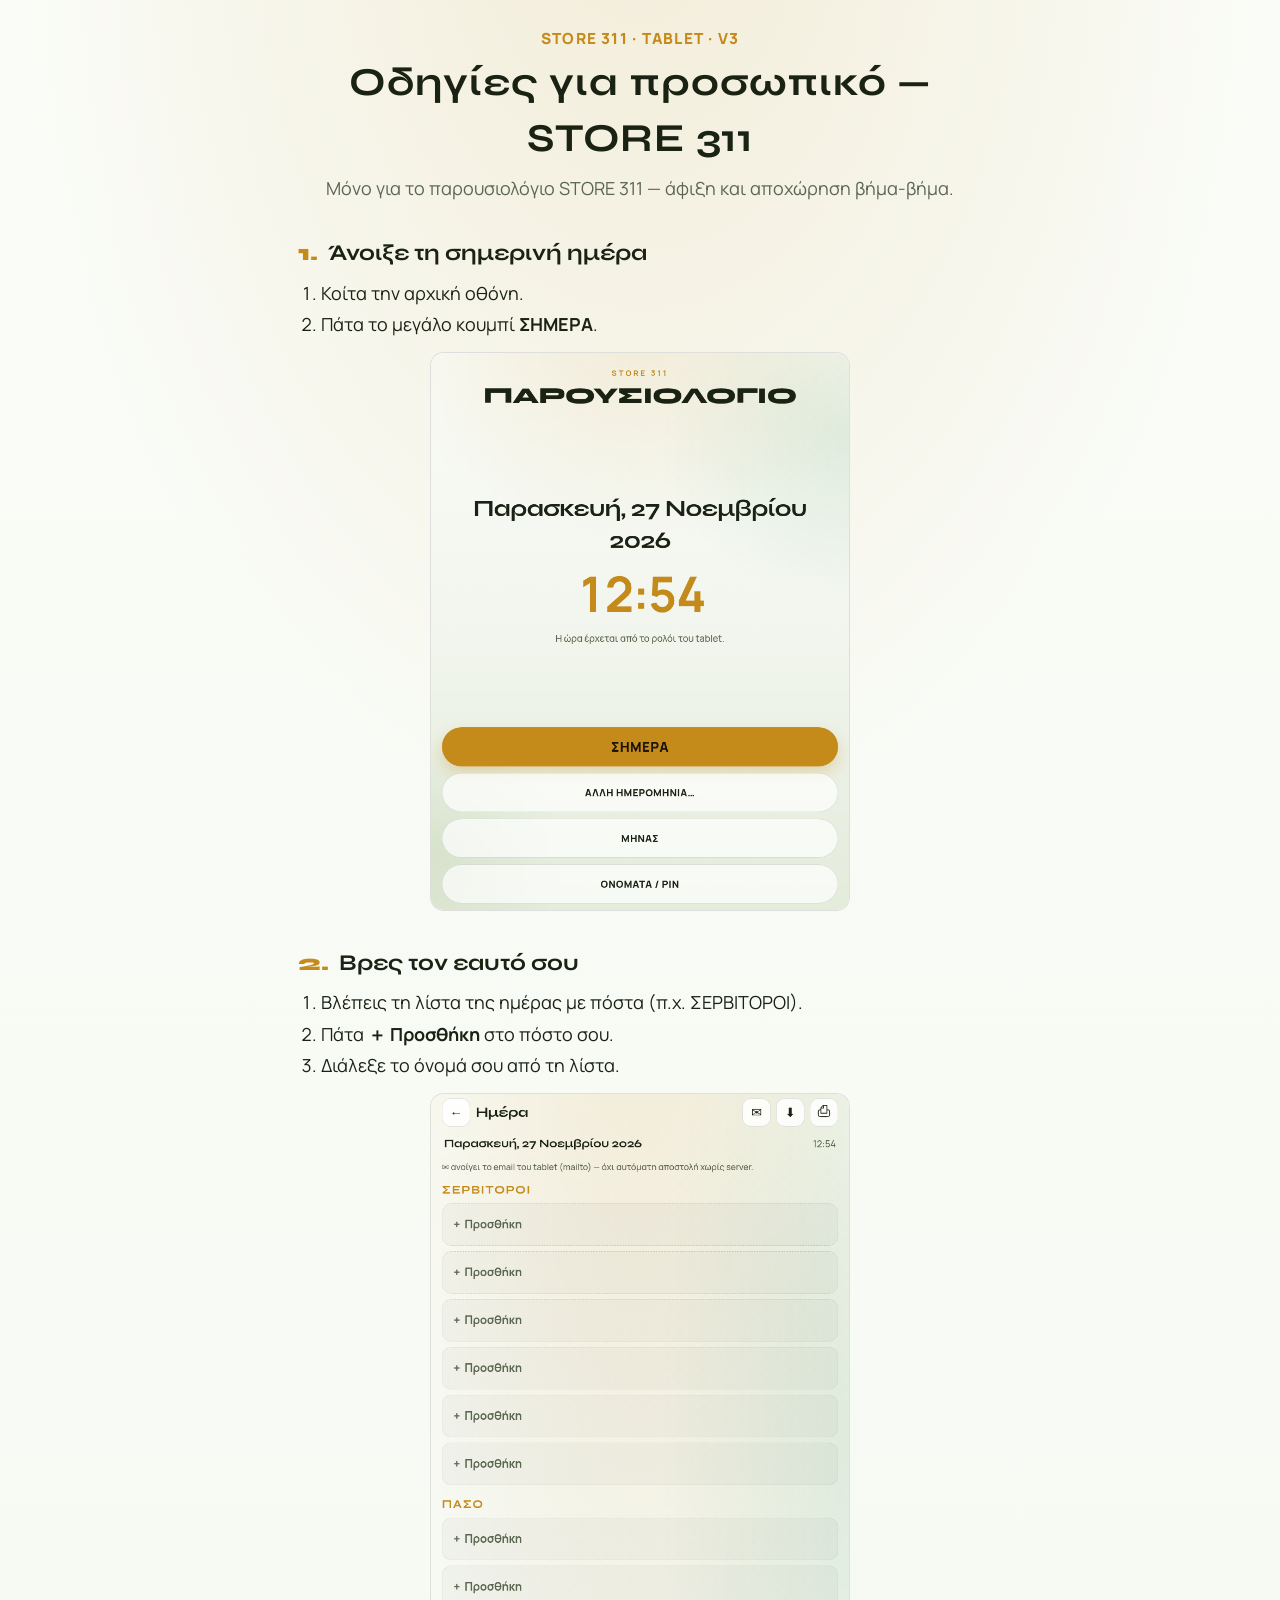
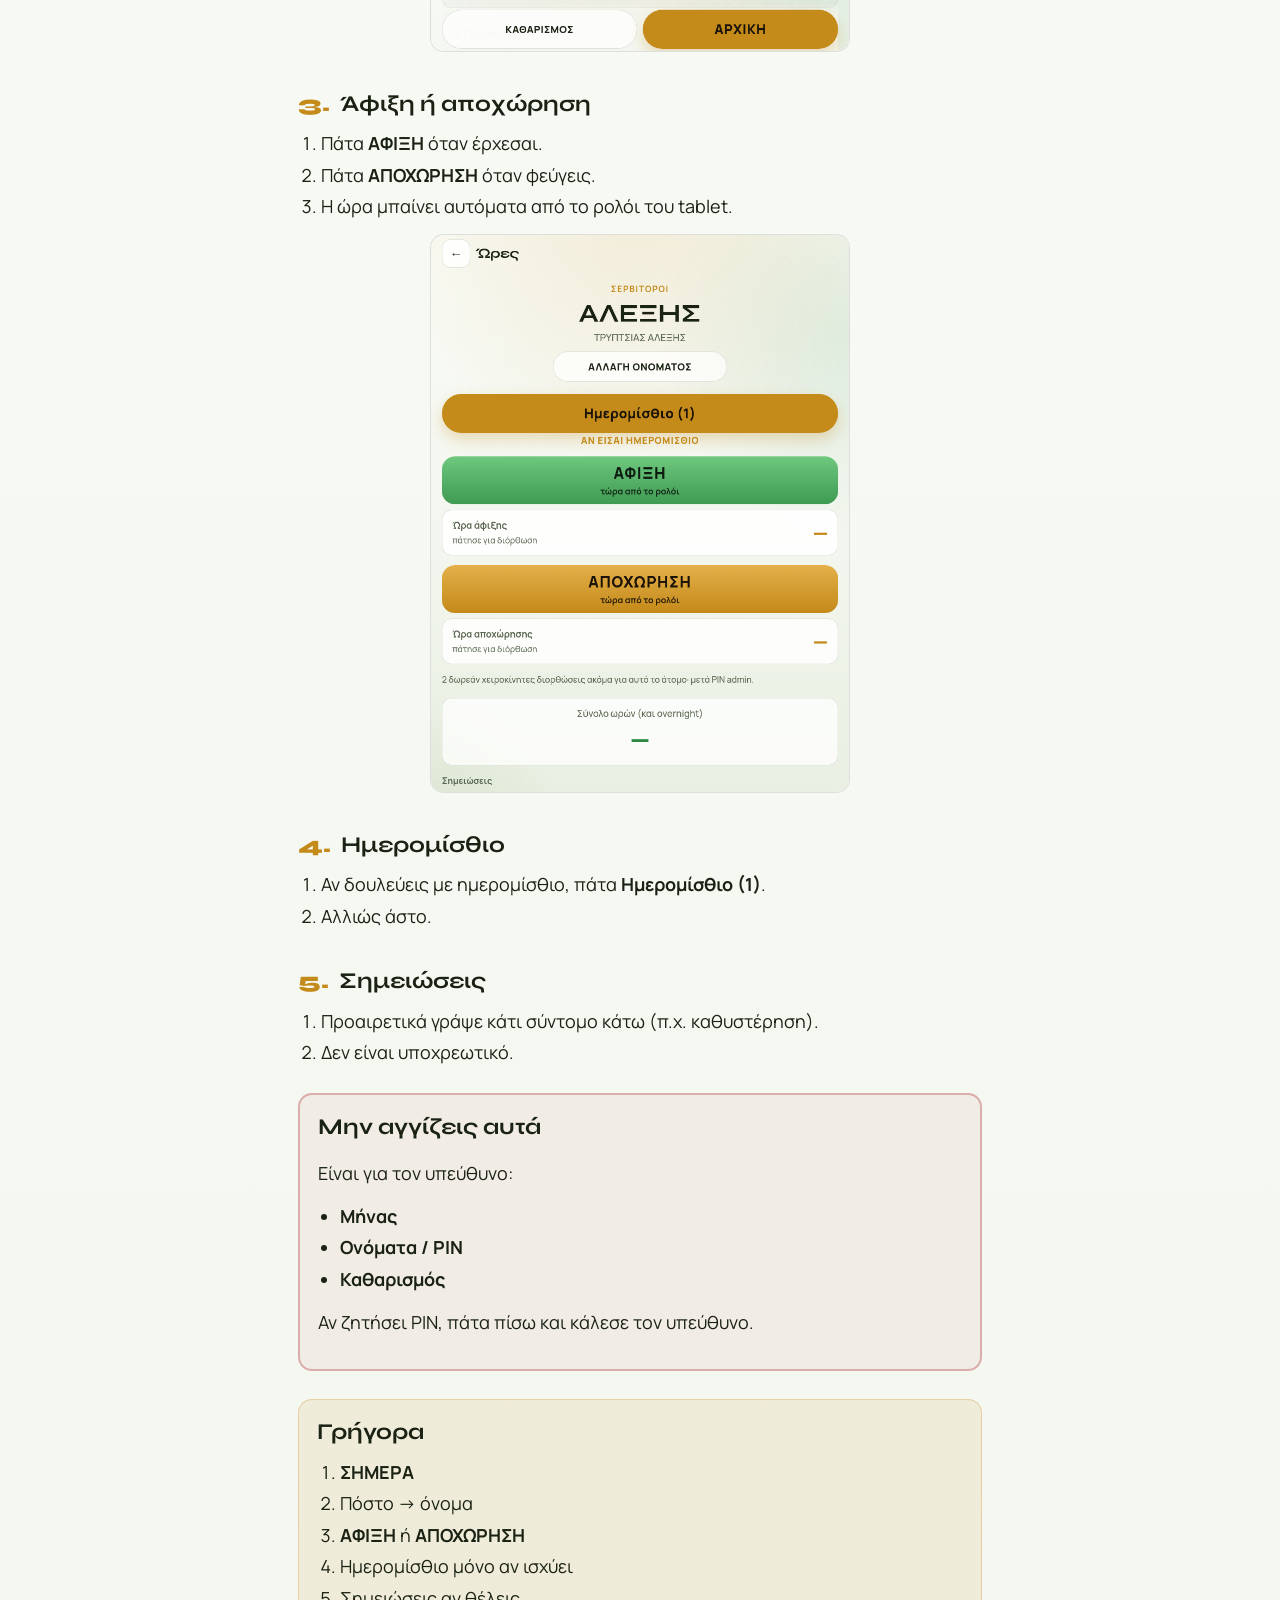
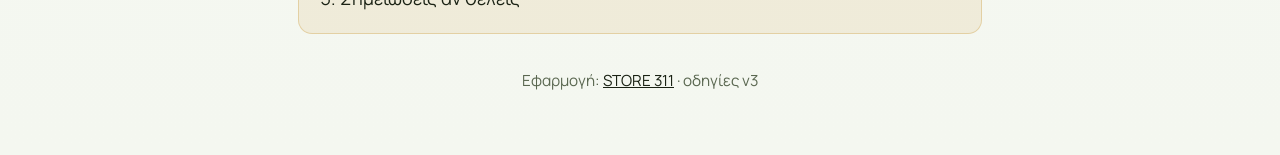
<file: tutorial/index.html>
<!DOCTYPE html>
<html lang="el">
<head>
  <meta charset="UTF-8" />
  <meta name="viewport" content="width=device-width, initial-scale=1" />
  <meta name="color-scheme" content="light" />
  <meta http-equiv="Cache-Control" content="no-cache, no-store, must-revalidate" />
  <meta http-equiv="Pragma" content="no-cache" />
  <meta http-equiv="Expires" content="0" />
  <!-- tutorial cache-bust v3 2026-11-27 STORE 311 only -->
  <title>Οδηγίες προσωπικού — STORE 311</title>
  <link rel="preconnect" href="https://fonts.googleapis.com" />
  <link rel="preconnect" href="https://fonts.gstatic.com" crossorigin />
  <link href="https://fonts.googleapis.com/css2?family=Manrope:wght@500;700;800&family=Syne:wght@700;800&display=swap" rel="stylesheet" />
  <style>
    :root {
      --ink: #1a2214;
      --muted: #5a6750;
      --line: rgba(26, 34, 20, 0.14);
      --accent: #c48a1a;
      --bg: #f4f7f0;
      --card: #fff;
      --font-display: "Syne", "Segoe UI", sans-serif;
      --font-body: "Manrope", "Segoe UI", sans-serif;
    }
    * { box-sizing: border-box; }
    html, body {
      margin: 0;
      background: var(--bg);
      color: var(--ink);
      font-family: var(--font-body);
      font-size: 18px;
      line-height: 1.4;
    }
    body {
      background:
        radial-gradient(100% 60% at 50% -5%, rgba(196, 138, 26, 0.14), transparent 50%),
        linear-gradient(180deg, #fafcf7, var(--bg));
      min-height: 100dvh;
    }
    .wrap {
      width: min(100%, 720px);
      margin: 0 auto;
      padding: 28px 18px 48px;
    }
    header {
      text-align: center;
      margin-bottom: 28px;
    }
    .eyebrow {
      color: var(--accent);
      font-weight: 800;
      letter-spacing: 0.08em;
      text-transform: uppercase;
      font-size: 0.85rem;
      margin: 0 0 6px;
    }
    h1 {
      font-family: var(--font-display);
      font-size: clamp(1.6rem, 5vw, 2.2rem);
      margin: 0 0 10px;
      letter-spacing: 0.02em;
    }
    .lead {
      margin: 0;
      color: var(--muted);
      font-size: 1rem;
    }
    section {
      margin-top: 28px;
      padding-top: 8px;
      break-inside: avoid;
    }
    h2 {
      font-family: var(--font-display);
      font-size: 1.25rem;
      margin: 0 0 12px;
      display: flex;
      align-items: baseline;
      gap: 10px;
    }
    h2 .n {
      color: var(--accent);
      font-weight: 800;
    }
    ol {
      margin: 0;
      padding-left: 1.3rem;
    }
    li { margin: 0.35rem 0; }
    .shot {
      display: block;
      width: 100%;
      max-width: 420px;
      margin: 14px auto 0;
      border-radius: 14px;
      border: 1px solid var(--line);
      background: #fff;
    }
    .warn {
      margin-top: 28px;
      padding: 16px 18px;
      border-radius: 14px;
      border: 2px solid rgba(176, 58, 58, 0.35);
      background: rgba(176, 58, 58, 0.06);
    }
    .warn h2 { margin-bottom: 8px; }
    .warn ul { margin: 0; padding-left: 1.2rem; }
    .quick {
      margin-top: 28px;
      padding: 16px 18px;
      border-radius: 14px;
      background: rgba(196, 138, 26, 0.1);
      border: 1px solid rgba(196, 138, 26, 0.28);
    }
    footer {
      margin-top: 36px;
      text-align: center;
      color: var(--muted);
      font-size: 0.85rem;
    }
    footer a { color: var(--ink); }
    @media print {
      body { background: #fff; }
      .wrap { padding: 12px; max-width: none; }
      .shot { max-width: 280px; }
      a { text-decoration: none; color: inherit; }
    }
  </style>
</head>
<body>
  <div class="wrap">
    <header>
      <p class="eyebrow">STORE 311 · tablet · v3</p>
      <h1>Οδηγίες για προσωπικό — STORE 311</h1>
      <p class="lead">Μόνο για το παρουσιολόγιο STORE 311 — άφιξη και αποχώρηση βήμα-βήμα.</p>
    </header>

    <section>
      <h2><span class="n">1.</span> Άνοιξε τη σημερινή ημέρα</h2>
      <ol>
        <li>Κοίτα την αρχική οθόνη.</li>
        <li>Πάτα το μεγάλο κουμπί <strong>ΣΗΜΕΡΑ</strong>.</li>
      </ol>
      <img class="shot" src="img/home.png?v=3" alt="Αρχική οθόνη STORE 311 με κουμπί ΣΗΜΕΡΑ" />
    </section>

    <section>
      <h2><span class="n">2.</span> Βρες τον εαυτό σου</h2>
      <ol>
        <li>Βλέπεις τη λίστα της ημέρας με πόστα (π.χ. ΣΕΡΒΙΤΟΡΟΙ).</li>
        <li>Πάτα <strong>＋ Προσθήκη</strong> στο πόστο σου.</li>
        <li>Διάλεξε το όνομά σου από τη λίστα.</li>
      </ol>
      <img class="shot" src="img/day-board.png?v=3" alt="Λίστα ημέρας με πόστα" />
    </section>

    <section>
      <h2><span class="n">3.</span> Άφιξη ή αποχώρηση</h2>
      <ol>
        <li>Πάτα <strong>ΑΦΙΞΗ</strong> όταν έρχεσαι.</li>
        <li>Πάτα <strong>ΑΠΟΧΩΡΗΣΗ</strong> όταν φεύγεις.</li>
        <li>Η ώρα μπαίνει αυτόματα από το ρολόι του tablet.</li>
      </ol>
      <img class="shot" src="img/stamp.png?v=3" alt="Οθόνη ΑΦΙΞΗ και ΑΠΟΧΩΡΗΣΗ" />
    </section>

    <section>
      <h2><span class="n">4.</span> Ημερομίσθιο</h2>
      <ol>
        <li>Αν δουλεύεις με ημερομίσθιο, πάτα <strong>Ημερομίσθιο (1)</strong>.</li>
        <li>Αλλιώς άστο.</li>
      </ol>
    </section>

    <section>
      <h2><span class="n">5.</span> Σημειώσεις</h2>
      <ol>
        <li>Προαιρετικά γράψε κάτι σύντομο κάτω (π.χ. καθυστέρηση).</li>
        <li>Δεν είναι υποχρεωτικό.</li>
      </ol>
    </section>

    <div class="warn">
      <h2>Μην αγγίζεις αυτά</h2>
      <p>Είναι για τον υπεύθυνο:</p>
      <ul>
        <li><strong>Μήνας</strong></li>
        <li><strong>Ονόματα / PIN</strong></li>
        <li><strong>Καθαρισμός</strong></li>
      </ul>
      <p>Αν ζητήσει PIN, πάτα πίσω και κάλεσε τον υπεύθυνο.</p>
    </div>

    <div class="quick">
      <h2>Γρήγορα</h2>
      <ol>
        <li><strong>ΣΗΜΕΡΑ</strong></li>
        <li>Πόστο → όνομα</li>
        <li><strong>ΑΦΙΞΗ</strong> ή <strong>ΑΠΟΧΩΡΗΣΗ</strong></li>
        <li>Ημερομίσθιο μόνο αν ισχύει</li>
        <li>Σημειώσεις αν θέλεις</li>
      </ol>
    </div>

    <footer>
      <p>
        Εφαρμογή:
        <a href="../tablet-demo/">STORE 311</a>
        · οδηγίες v3
      </p>
    </footer>
  </div>
</body>
</html>
</file>
<file: le-jardin/styles.css>
:root {
  --bg0: #f4f7f0;
  --bg1: #e8efe2;
  --bg2: #ffffff;
  --ink: #1a2214;
  --muted: #5a6750;
  --line: rgba(26, 34, 20, 0.14);
  --accent: #c48a1a;
  --accent-ink: #1a1408;
  --ok: #2f8a45;
  --warn: #c45e2a;
  --danger: #b03a3a;
  --slot: rgba(26, 34, 20, 0.03);
  --slot-filled: rgba(196, 138, 26, 0.12);
  --radius: 18px;
  --tap: 72px;
  --font-display: "Syne", "Segoe UI", sans-serif;
  --font-body: "Manrope", "Segoe UI", sans-serif;
  color-scheme: light;
}

* {
  box-sizing: border-box;
  -webkit-tap-highlight-color: transparent;
}

html,
body {
  margin: 0;
  min-height: 100%;
  background: var(--bg0);
  color: var(--ink);
  font-family: var(--font-body);
  font-size: 18px;
  line-height: 1.35;
  overscroll-behavior: none;
}

body {
  min-height: 100dvh;
  background:
    radial-gradient(120% 80% at 50% -10%, rgba(196, 138, 26, 0.16), transparent 55%),
    radial-gradient(90% 60% at 100% 15%, rgba(47, 138, 69, 0.12), transparent 50%),
    radial-gradient(70% 50% at 0% 90%, rgba(120, 160, 90, 0.14), transparent 45%),
    linear-gradient(180deg, #fafcf7, var(--bg0) 42%, #e4ecdc);
  overflow-x: hidden;
  overscroll-behavior-y: none;
}

@media (display-mode: standalone), (display-mode: fullscreen), (display-mode: minimal-ui) {
  body {
    /* Installed PWA: keep chrome-free feel; OS pin still required for true lock. */
    user-select: none;
    -webkit-user-select: none;
  }

  input,
  textarea,
  select {
    user-select: text;
    -webkit-user-select: text;
  }
}

button,
input,
textarea,
select {
  font: inherit;
  color: inherit;
}

button {
  cursor: pointer;
  border: 0;
  background: none;
}

.app {
  width: min(100%, 760px);
  margin: 0 auto;
  min-height: 100dvh;
  padding: env(safe-area-inset-top, 12px) 16px env(safe-area-inset-bottom, 20px);
  display: flex;
  flex-direction: column;
}

.screen {
  display: none;
  flex: 1;
  flex-direction: column;
  gap: 18px;
  animation: rise 0.35s ease both;
}

.screen.active {
  display: flex;
}

@keyframes rise {
  from {
    opacity: 0;
    transform: translateY(10px);
  }
  to {
    opacity: 1;
    transform: none;
  }
}

.brand {
  text-align: center;
  padding-top: 28px;
}

.brand-store {
  display: block;
  letter-spacing: 0.28em;
  text-transform: uppercase;
  color: var(--accent);
  font-size: 0.78rem;
  font-weight: 700;
  margin-bottom: 10px;
}

.brand-title {
  margin: 0 auto;
  font-family: var(--font-display);
  font-weight: 800;
  font-size: clamp(1.55rem, 6.2vw, 2.35rem);
  letter-spacing: -0.02em;
  line-height: 1.05;
  max-width: 100%;
  word-break: keep-all;
  color: var(--ink);
}

.brand-sub {
  margin: 14px auto 0;
  max-width: 26ch;
  color: var(--muted);
  font-size: 1.05rem;
}

.storage-note {
  margin: 10px auto 0;
  max-width: 34ch;
  padding: 12px 14px;
  border-radius: 14px;
  border: 1px solid rgba(196, 138, 26, 0.35);
  background: rgba(255, 255, 255, 0.72);
  color: var(--muted);
  font-size: 0.92rem;
  line-height: 1.4;
}

.storage-note strong {
  color: var(--ink);
}

.home-clock {
  margin-top: auto;
  text-align: center;
  padding: 28px 0 8px;
}

.home-date {
  font-family: var(--font-display);
  font-size: clamp(1.7rem, 6vw, 2.4rem);
  font-weight: 700;
  letter-spacing: -0.02em;
}

.home-time {
  margin-top: 8px;
  font-size: clamp(3rem, 14vw, 5rem);
  font-weight: 700;
  font-variant-numeric: tabular-nums;
  letter-spacing: -0.04em;
  color: var(--accent);
}

.home-hint {
  margin-top: 10px;
  color: var(--muted);
  font-size: 0.95rem;
}

.cta-stack {
  display: grid;
  gap: 12px;
  margin-top: auto;
  padding-bottom: 12px;
}

.btn {
  min-height: var(--tap);
  border-radius: 999px;
  padding: 0 28px;
  font-weight: 800;
  letter-spacing: 0.04em;
  text-transform: uppercase;
  transition: transform 0.12s ease, background 0.12s ease, opacity 0.12s ease;
}

.btn:active {
  transform: scale(0.98);
}

.btn-primary {
  background: var(--accent);
  color: var(--accent-ink);
  font-size: 1.35rem;
  box-shadow: 0 12px 28px rgba(196, 138, 26, 0.28);
}

.btn-ghost {
  border: 1px solid var(--line);
  color: var(--ink);
  background: rgba(255, 255, 255, 0.7);
  font-size: 1rem;
}

.btn-danger {
  background: rgba(176, 58, 58, 0.1);
  color: var(--danger);
  border: 1px solid rgba(176, 58, 58, 0.28);
}

.btn-sm {
  min-height: 52px;
  font-size: 0.95rem;
  padding: 0 18px;
}

.home-help {
  display: block;
  text-align: center;
  margin-top: 4px;
  padding: 8px;
  color: var(--muted);
  font-size: 0.95rem;
  font-weight: 700;
  text-decoration: underline;
  text-underline-offset: 3px;
}

.topbar {
  display: flex;
  align-items: center;
  gap: 10px;
  padding-top: 8px;
}

.topbar h1 {
  margin: 0;
  flex: 1;
  font-family: var(--font-display);
  font-size: 1.45rem;
  letter-spacing: -0.02em;
}

.icon-btn {
  width: 52px;
  height: 52px;
  border-radius: 16px;
  border: 1px solid var(--line);
  background: rgba(255, 255, 255, 0.85);
  font-size: 1.3rem;
  display: grid;
  place-items: center;
  flex-shrink: 0;
  color: var(--ink);
}

.day-meta {
  display: flex;
  justify-content: space-between;
  align-items: baseline;
  gap: 12px;
  color: var(--muted);
  font-size: 0.95rem;
  padding: 0 4px;
}

.day-meta strong {
  color: var(--ink);
  font-size: 1.15rem;
  font-family: var(--font-display);
}

.board {
  display: flex;
  flex-direction: column;
  gap: 22px;
  padding-bottom: 100px;
}

.post {
  display: flex;
  flex-direction: column;
  gap: 10px;
}

.post-title {
  margin: 0;
  font-family: var(--font-display);
  font-size: 1.15rem;
  letter-spacing: 0.08em;
  text-transform: uppercase;
  color: var(--accent);
}

.slots {
  display: grid;
  gap: 10px;
}

.slot {
  min-height: 78px;
  border-radius: var(--radius);
  border: 1px dashed var(--line);
  background: var(--slot);
  padding: 12px 16px;
  display: flex;
  align-items: center;
  justify-content: space-between;
  gap: 12px;
  text-align: left;
  transition: background 0.15s ease, border-color 0.15s ease, transform 0.12s ease;
}

.slot:active {
  transform: scale(0.99);
}

.slot.filled {
  border-style: solid;
  border-color: rgba(196, 138, 26, 0.5);
  background: var(--slot-filled);
}

.slot-empty {
  color: var(--muted);
  font-size: 1.15rem;
  font-weight: 600;
}

.slot-main {
  display: flex;
  flex-direction: column;
  gap: 4px;
  min-width: 0;
}

.slot-name {
  font-size: 1.25rem;
  font-weight: 800;
  white-space: nowrap;
  overflow: hidden;
  text-overflow: ellipsis;
}

.slot-times {
  color: var(--muted);
  font-variant-numeric: tabular-nums;
  font-size: 0.95rem;
}

.slot-hours {
  font-weight: 800;
  font-size: 1.2rem;
  color: var(--ok);
  font-variant-numeric: tabular-nums;
  flex-shrink: 0;
}

.fab-bar {
  position: sticky;
  bottom: 0;
  margin-top: auto;
  padding: 12px 0 4px;
  background: linear-gradient(180deg, transparent, rgba(244, 247, 240, 0.96) 30%);
  display: grid;
  grid-template-columns: 1fr 1fr;
  gap: 10px;
}

.overlay {
  position: fixed;
  inset: 0;
  background: rgba(26, 34, 20, 0.42);
  backdrop-filter: blur(6px);
  display: none;
  align-items: flex-end;
  justify-content: center;
  z-index: 40;
  padding: 16px;
}

.overlay.open {
  display: flex;
  animation: fade 0.2s ease;
}

@keyframes fade {
  from {
    opacity: 0;
  }
  to {
    opacity: 1;
  }
}

.sheet {
  width: min(100%, 760px);
  max-height: min(88dvh, 920px);
  background: linear-gradient(180deg, #ffffff, #f3f7ef 55%, #eaf1e3);
  border: 1px solid var(--line);
  border-radius: 28px 28px 18px 18px;
  padding: 18px 16px 20px;
  display: flex;
  flex-direction: column;
  gap: 14px;
  animation: sheet-up 0.28s ease;
  box-shadow: 0 -8px 40px rgba(26, 34, 20, 0.12);
}

@keyframes sheet-up {
  from {
    transform: translateY(24px);
    opacity: 0.6;
  }
  to {
    transform: none;
    opacity: 1;
  }
}

.sheet h2 {
  margin: 0;
  font-family: var(--font-display);
  font-size: 1.5rem;
}

.sheet-sub {
  margin: -6px 0 0;
  color: var(--muted);
  font-size: 0.95rem;
}

.search,
.field-input,
.field-select,
.notes-input {
  width: 100%;
  min-height: 60px;
  border-radius: 16px;
  border: 1px solid var(--line);
  background: #fff;
  padding: 0 18px;
  font-size: 1.15rem;
}

.notes-input {
  min-height: 110px;
  padding: 14px 18px;
  resize: vertical;
  line-height: 1.4;
}

.field-label {
  display: block;
  margin-bottom: 6px;
  color: var(--muted);
  font-size: 0.9rem;
  font-weight: 700;
}

.field-stack {
  display: grid;
  gap: 12px;
}

.name-list,
.admin-list {
  overflow: auto;
  display: grid;
  gap: 8px;
  padding-right: 2px;
  flex: 1;
}

.name-item,
.admin-item {
  min-height: 70px;
  border-radius: 16px;
  border: 1px solid var(--line);
  background: rgba(255, 255, 255, 0.9);
  padding: 12px 16px;
  text-align: left;
  display: flex;
  flex-direction: column;
  justify-content: center;
  gap: 2px;
}

.name-item strong,
.admin-item strong {
  font-size: 1.2rem;
}

.name-item span,
.admin-item span {
  color: var(--muted);
  font-size: 0.9rem;
}

.admin-item {
  flex-direction: row;
  align-items: center;
  justify-content: space-between;
  gap: 12px;
}

.admin-item-main {
  display: flex;
  flex-direction: column;
  gap: 2px;
  min-width: 0;
}

.admin-item.inactive {
  opacity: 0.55;
}

.admin-item .btn-sm {
  flex-shrink: 0;
  text-transform: none;
  letter-spacing: 0;
  font-weight: 700;
}

.admin-item-actions {
  display: flex;
  flex-direction: column;
  gap: 6px;
  flex-shrink: 0;
  align-items: stretch;
}

.person-hero {
  text-align: center;
  padding: 12px 8px 4px;
}

.person-hero .post-label {
  color: var(--accent);
  letter-spacing: 0.12em;
  text-transform: uppercase;
  font-size: 0.85rem;
  font-weight: 700;
}

.person-hero h2 {
  margin: 10px 0 6px;
  font-family: var(--font-display);
  font-size: clamp(1.8rem, 7vw, 2.6rem);
  line-height: 1.05;
}

.person-hero .dept {
  color: var(--muted);
}

.btn-change-name {
  margin: 14px auto 0;
  min-height: 56px;
  width: min(100%, 320px);
  font-size: 1rem;
}

.time-block {
  display: grid;
  gap: 10px;
}

.stamp-btn {
  min-height: 88px;
  border-radius: 24px;
  display: flex;
  flex-direction: column;
  align-items: center;
  justify-content: center;
  gap: 4px;
  font-size: 1.55rem;
  font-weight: 800;
  letter-spacing: 0.06em;
}

.stamp-btn small {
  font-size: 0.9rem;
  font-weight: 600;
  letter-spacing: 0;
  opacity: 0.9;
  text-transform: none;
}

.stamp-arrive {
  background: linear-gradient(180deg, #6fc87e, #3f9a52);
  color: #0d1a10;
}

.stamp-leave {
  background: linear-gradient(180deg, #e4b04a, #c48a1a);
  color: #1a1206;
}

.time-chip {
  min-height: 84px;
  border-radius: var(--radius);
  border: 1px solid var(--line);
  background: rgba(255, 255, 255, 0.85);
  padding: 12px 18px;
  display: grid;
  grid-template-columns: 1fr auto;
  grid-template-areas:
    "label value"
    "hint value";
  align-items: center;
  column-gap: 12px;
  text-align: left;
  transition: background 0.12s ease, border-color 0.12s ease;
}

.time-chip:active {
  transform: scale(0.99);
  background: rgba(196, 138, 26, 0.12);
  border-color: rgba(196, 138, 26, 0.45);
}

.time-chip-label {
  grid-area: label;
  color: var(--muted);
  font-size: 0.95rem;
  font-weight: 600;
}

.time-chip-value {
  grid-area: value;
  font-size: 2rem;
  font-weight: 800;
  font-variant-numeric: tabular-nums;
  color: var(--accent);
  letter-spacing: -0.02em;
}

.time-chip-hint {
  grid-area: hint;
  color: var(--muted);
  font-size: 0.85rem;
  opacity: 0.9;
}

.time-actions {
  display: grid;
}

.time-list {
  overflow: auto;
  display: grid;
  grid-template-columns: repeat(4, minmax(0, 1fr));
  gap: 8px;
  flex: 1;
  padding-bottom: 4px;
}

.time-item {
  min-height: 64px;
  border-radius: 14px;
  border: 1px solid var(--line);
  background: rgba(255, 255, 255, 0.9);
  font-size: 1.15rem;
  font-weight: 800;
  font-variant-numeric: tabular-nums;
}

.time-item.selected {
  background: var(--accent);
  color: var(--accent-ink);
  border-color: transparent;
}

.hours-panel {
  margin-top: 4px;
  text-align: center;
  padding: 16px;
  border-radius: var(--radius);
  border: 1px solid var(--line);
  background: rgba(255, 255, 255, 0.75);
}

.hours-panel .label {
  color: var(--muted);
  font-size: 0.95rem;
}

.hours-panel .value {
  margin-top: 4px;
  font-size: 2.6rem;
  font-weight: 800;
  font-variant-numeric: tabular-nums;
  color: var(--ok);
}

.notes-panel {
  display: grid;
  gap: 8px;
}

.late-banner {
  margin: 0;
  padding: 10px 14px;
  border-radius: 14px;
  background: rgba(196, 94, 42, 0.14);
  border: 1px solid rgba(196, 94, 42, 0.35);
  color: var(--warn);
  font-weight: 800;
  text-align: center;
}

.mailto-note,
.pin-hint {
  margin: 0;
  color: var(--muted);
  font-size: 0.88rem;
  line-height: 1.35;
}

.dayrate-panel {
  display: grid;
  gap: 8px;
}

.dayrate-panel .btn {
  text-transform: none;
  letter-spacing: 0.02em;
}

.dayrate-helper {
  text-align: center;
  font-weight: 800;
  letter-spacing: 0.06em;
  text-transform: uppercase;
  color: var(--accent);
}

.month-actions {
  display: grid;
  grid-template-columns: 1fr 1fr 1fr;
  gap: 10px;
}

.check-row {
  display: flex;
  align-items: center;
  gap: 10px;
  min-height: 48px;
  font-weight: 700;
  color: var(--ink);
}

.check-row input {
  width: 22px;
  height: 22px;
}

.admin-pin-box {
  padding: 14px;
  border-radius: var(--radius);
  border: 1px solid var(--line);
  background: rgba(255, 255, 255, 0.7);
}

.kiosk-tip {
  margin: 8px 0 0;
}

.kiosk-tip a {
  color: var(--ink);
  font-weight: 700;
  text-underline-offset: 2px;
}

.month-table-wrap {
  overflow: auto;
  border-radius: var(--radius);
  border: 1px solid var(--line);
  background: rgba(255, 255, 255, 0.85);
}

.month-table {
  width: 100%;
  border-collapse: collapse;
  font-variant-numeric: tabular-nums;
}

.month-table th,
.month-table td {
  text-align: left;
  padding: 14px 12px;
  border-bottom: 1px solid var(--line);
}

.month-table th {
  position: sticky;
  top: 0;
  background: #eef4e8;
  font-size: 0.85rem;
  letter-spacing: 0.04em;
  text-transform: uppercase;
  color: var(--muted);
}

.month-table td:nth-child(n + 2),
.month-table th:nth-child(n + 2) {
  text-align: right;
}

.toast {
  position: fixed;
  left: 50%;
  bottom: 28px;
  transform: translateX(-50%) translateY(20px);
  background: var(--ink);
  color: #f4f7f0;
  padding: 14px 22px;
  border-radius: 999px;
  font-weight: 700;
  opacity: 0;
  pointer-events: none;
  transition: 0.25s ease;
  z-index: 60;
  max-width: calc(100% - 32px);
  text-align: center;
}

.toast.show {
  opacity: 1;
  transform: translateX(-50%) translateY(0);
}

.print-only {
  display: none;
}

@media print {
  body {
    background: white;
    color: black;
  }

  .app,
  .overlay,
  .toast {
    display: none !important;
  }

  .print-only {
    display: block;
    padding: 24px;
    font-family: Georgia, serif;
  }

  .print-only h1 {
    margin: 0 0 8px;
  }

  .print-only table {
    width: 100%;
    border-collapse: collapse;
    margin-top: 16px;
  }

  .print-only th,
  .print-only td {
    border-bottom: 1px solid #ccc;
    text-align: left;
    padding: 8px 6px;
  }
}

@media (min-width: 900px) {
  .app {
    border-left: 1px solid var(--line);
    border-right: 1px solid var(--line);
    background: rgba(255, 255, 255, 0.35);
  }
}
</file>
<file: tablet-demo/styles.css>
:root {
  --bg0: #f4f7f0;
  --bg1: #e8efe2;
  --bg2: #ffffff;
  --ink: #1a2214;
  --muted: #5a6750;
  --line: rgba(26, 34, 20, 0.14);
  --accent: #c48a1a;
  --accent-ink: #1a1408;
  --ok: #2f8a45;
  --warn: #c45e2a;
  --danger: #b03a3a;
  --slot: rgba(26, 34, 20, 0.03);
  --slot-filled: rgba(196, 138, 26, 0.12);
  --radius: 18px;
  --tap: 72px;
  --font-display: "Syne", "Segoe UI", sans-serif;
  --font-body: "Manrope", "Segoe UI", sans-serif;
  color-scheme: light;
}

* {
  box-sizing: border-box;
  -webkit-tap-highlight-color: transparent;
}

html,
body {
  margin: 0;
  min-height: 100%;
  background: var(--bg0);
  color: var(--ink);
  font-family: var(--font-body);
  font-size: 18px;
  line-height: 1.35;
  overscroll-behavior: none;
}

body {
  min-height: 100dvh;
  background:
    radial-gradient(120% 80% at 50% -10%, rgba(196, 138, 26, 0.16), transparent 55%),
    radial-gradient(90% 60% at 100% 15%, rgba(47, 138, 69, 0.12), transparent 50%),
    radial-gradient(70% 50% at 0% 90%, rgba(120, 160, 90, 0.14), transparent 45%),
    linear-gradient(180deg, #fafcf7, var(--bg0) 42%, #e4ecdc);
  overflow-x: hidden;
  overscroll-behavior-y: none;
}

@media (display-mode: standalone), (display-mode: fullscreen), (display-mode: minimal-ui) {
  body {
    /* Installed PWA: keep chrome-free feel; OS pin still required for true lock. */
    user-select: none;
    -webkit-user-select: none;
  }

  input,
  textarea,
  select {
    user-select: text;
    -webkit-user-select: text;
  }
}

button,
input,
textarea,
select {
  font: inherit;
  color: inherit;
}

button {
  cursor: pointer;
  border: 0;
  background: none;
}

.app {
  width: min(100%, 760px);
  margin: 0 auto;
  min-height: 100dvh;
  padding: env(safe-area-inset-top, 12px) 16px env(safe-area-inset-bottom, 20px);
  display: flex;
  flex-direction: column;
}

.screen {
  display: none;
  flex: 1;
  flex-direction: column;
  gap: 18px;
  animation: rise 0.35s ease both;
}

.screen.active {
  display: flex;
}

@keyframes rise {
  from {
    opacity: 0;
    transform: translateY(10px);
  }
  to {
    opacity: 1;
    transform: none;
  }
}

.brand {
  text-align: center;
  padding-top: 28px;
}

.brand-store {
  display: block;
  letter-spacing: 0.28em;
  text-transform: uppercase;
  color: var(--accent);
  font-size: 0.78rem;
  font-weight: 700;
  margin-bottom: 10px;
}

.brand-title {
  margin: 0 auto;
  font-family: var(--font-display);
  font-weight: 800;
  font-size: clamp(1.55rem, 6.2vw, 2.35rem);
  letter-spacing: -0.02em;
  line-height: 1.05;
  max-width: 100%;
  word-break: keep-all;
  color: var(--ink);
}

.brand-sub {
  margin: 14px auto 0;
  max-width: 26ch;
  color: var(--muted);
  font-size: 1.05rem;
}

.storage-note {
  margin: 10px auto 0;
  max-width: 34ch;
  padding: 12px 14px;
  border-radius: 14px;
  border: 1px solid rgba(196, 138, 26, 0.35);
  background: rgba(255, 255, 255, 0.72);
  color: var(--muted);
  font-size: 0.92rem;
  line-height: 1.4;
}

.storage-note strong {
  color: var(--ink);
}

.home-clock {
  margin-top: auto;
  text-align: center;
  padding: 28px 0 8px;
}

.home-date {
  font-family: var(--font-display);
  font-size: clamp(1.7rem, 6vw, 2.4rem);
  font-weight: 700;
  letter-spacing: -0.02em;
}

.home-time {
  margin-top: 8px;
  font-size: clamp(3rem, 14vw, 5rem);
  font-weight: 700;
  font-variant-numeric: tabular-nums;
  letter-spacing: -0.04em;
  color: var(--accent);
}

.home-hint {
  margin-top: 10px;
  color: var(--muted);
  font-size: 0.95rem;
}

.cta-stack {
  display: grid;
  gap: 12px;
  margin-top: auto;
  padding-bottom: 12px;
}

.btn {
  min-height: var(--tap);
  border-radius: 999px;
  padding: 0 28px;
  font-weight: 800;
  letter-spacing: 0.04em;
  text-transform: uppercase;
  transition: transform 0.12s ease, background 0.12s ease, opacity 0.12s ease;
}

.btn:active {
  transform: scale(0.98);
}

.btn-primary {
  background: var(--accent);
  color: var(--accent-ink);
  font-size: 1.35rem;
  box-shadow: 0 12px 28px rgba(196, 138, 26, 0.28);
}

.btn-ghost {
  border: 1px solid var(--line);
  color: var(--ink);
  background: rgba(255, 255, 255, 0.7);
  font-size: 1rem;
}

.btn-danger {
  background: rgba(176, 58, 58, 0.1);
  color: var(--danger);
  border: 1px solid rgba(176, 58, 58, 0.28);
}

.btn-sm {
  min-height: 52px;
  font-size: 0.95rem;
  padding: 0 18px;
}

.home-help {
  display: block;
  text-align: center;
  margin-top: 4px;
  padding: 8px;
  color: var(--muted);
  font-size: 0.95rem;
  font-weight: 700;
  text-decoration: underline;
  text-underline-offset: 3px;
}

.topbar {
  display: flex;
  align-items: center;
  gap: 10px;
  padding-top: 8px;
}

.topbar h1 {
  margin: 0;
  flex: 1;
  font-family: var(--font-display);
  font-size: 1.45rem;
  letter-spacing: -0.02em;
}

.icon-btn {
  width: 52px;
  height: 52px;
  border-radius: 16px;
  border: 1px solid var(--line);
  background: rgba(255, 255, 255, 0.85);
  font-size: 1.3rem;
  display: grid;
  place-items: center;
  flex-shrink: 0;
  color: var(--ink);
}

.day-meta {
  display: flex;
  justify-content: space-between;
  align-items: baseline;
  gap: 12px;
  color: var(--muted);
  font-size: 0.95rem;
  padding: 0 4px;
}

.day-meta strong {
  color: var(--ink);
  font-size: 1.15rem;
  font-family: var(--font-display);
}

.board {
  display: flex;
  flex-direction: column;
  gap: 22px;
  padding-bottom: 100px;
}

.post {
  display: flex;
  flex-direction: column;
  gap: 10px;
}

.post-title {
  margin: 0;
  font-family: var(--font-display);
  font-size: 1.15rem;
  letter-spacing: 0.08em;
  text-transform: uppercase;
  color: var(--accent);
}

.slots {
  display: grid;
  gap: 10px;
}

.slot {
  min-height: 78px;
  border-radius: var(--radius);
  border: 1px dashed var(--line);
  background: var(--slot);
  padding: 12px 16px;
  display: flex;
  align-items: center;
  justify-content: space-between;
  gap: 12px;
  text-align: left;
  transition: background 0.15s ease, border-color 0.15s ease, transform 0.12s ease;
}

.slot:active {
  transform: scale(0.99);
}

.slot.filled {
  border-style: solid;
  border-color: rgba(196, 138, 26, 0.5);
  background: var(--slot-filled);
}

.slot-empty {
  color: var(--muted);
  font-size: 1.15rem;
  font-weight: 600;
}

.slot-main {
  display: flex;
  flex-direction: column;
  gap: 4px;
  min-width: 0;
}

.slot-name {
  font-size: 1.25rem;
  font-weight: 800;
  white-space: nowrap;
  overflow: hidden;
  text-overflow: ellipsis;
}

.slot-times {
  color: var(--muted);
  font-variant-numeric: tabular-nums;
  font-size: 0.95rem;
}

.slot-hours {
  font-weight: 800;
  font-size: 1.2rem;
  color: var(--ok);
  font-variant-numeric: tabular-nums;
  flex-shrink: 0;
}

.fab-bar {
  position: sticky;
  bottom: 0;
  margin-top: auto;
  padding: 12px 0 4px;
  background: linear-gradient(180deg, transparent, rgba(244, 247, 240, 0.96) 30%);
  display: grid;
  grid-template-columns: 1fr 1fr;
  gap: 10px;
}

.overlay {
  position: fixed;
  inset: 0;
  background: rgba(26, 34, 20, 0.42);
  backdrop-filter: blur(6px);
  display: none;
  align-items: flex-end;
  justify-content: center;
  z-index: 40;
  padding: 16px;
}

.overlay.open {
  display: flex;
  animation: fade 0.2s ease;
}

@keyframes fade {
  from {
    opacity: 0;
  }
  to {
    opacity: 1;
  }
}

.sheet {
  width: min(100%, 760px);
  max-height: min(88dvh, 920px);
  background: linear-gradient(180deg, #ffffff, #f3f7ef 55%, #eaf1e3);
  border: 1px solid var(--line);
  border-radius: 28px 28px 18px 18px;
  padding: 18px 16px 20px;
  display: flex;
  flex-direction: column;
  gap: 14px;
  animation: sheet-up 0.28s ease;
  box-shadow: 0 -8px 40px rgba(26, 34, 20, 0.12);
}

@keyframes sheet-up {
  from {
    transform: translateY(24px);
    opacity: 0.6;
  }
  to {
    transform: none;
    opacity: 1;
  }
}

.sheet h2 {
  margin: 0;
  font-family: var(--font-display);
  font-size: 1.5rem;
}

.sheet-sub {
  margin: -6px 0 0;
  color: var(--muted);
  font-size: 0.95rem;
}

.search,
.field-input,
.field-select,
.notes-input {
  width: 100%;
  min-height: 60px;
  border-radius: 16px;
  border: 1px solid var(--line);
  background: #fff;
  padding: 0 18px;
  font-size: 1.15rem;
}

.notes-input {
  min-height: 110px;
  padding: 14px 18px;
  resize: vertical;
  line-height: 1.4;
}

.field-label {
  display: block;
  margin-bottom: 6px;
  color: var(--muted);
  font-size: 0.9rem;
  font-weight: 700;
}

.field-stack {
  display: grid;
  gap: 12px;
}

.name-list,
.admin-list {
  overflow: auto;
  display: grid;
  gap: 8px;
  padding-right: 2px;
  flex: 1;
}

.name-item,
.admin-item {
  min-height: 70px;
  border-radius: 16px;
  border: 1px solid var(--line);
  background: rgba(255, 255, 255, 0.9);
  padding: 12px 16px;
  text-align: left;
  display: flex;
  flex-direction: column;
  justify-content: center;
  gap: 2px;
}

.name-item strong,
.admin-item strong {
  font-size: 1.2rem;
}

.name-item span,
.admin-item span {
  color: var(--muted);
  font-size: 0.9rem;
}

.admin-item {
  flex-direction: row;
  align-items: center;
  justify-content: space-between;
  gap: 12px;
}

.admin-item-main {
  display: flex;
  flex-direction: column;
  gap: 2px;
  min-width: 0;
}

.admin-item.inactive {
  opacity: 0.55;
}

.admin-item .btn-sm {
  flex-shrink: 0;
  text-transform: none;
  letter-spacing: 0;
  font-weight: 700;
}

.admin-item-actions {
  display: flex;
  flex-direction: column;
  gap: 6px;
  flex-shrink: 0;
  align-items: stretch;
}

.person-hero {
  text-align: center;
  padding: 12px 8px 4px;
}

.person-hero .post-label {
  color: var(--accent);
  letter-spacing: 0.12em;
  text-transform: uppercase;
  font-size: 0.85rem;
  font-weight: 700;
}

.person-hero h2 {
  margin: 10px 0 6px;
  font-family: var(--font-display);
  font-size: clamp(1.8rem, 7vw, 2.6rem);
  line-height: 1.05;
}

.person-hero .dept {
  color: var(--muted);
}

.btn-change-name {
  margin: 14px auto 0;
  min-height: 56px;
  width: min(100%, 320px);
  font-size: 1rem;
}

.time-block {
  display: grid;
  gap: 10px;
}

.stamp-btn {
  min-height: 88px;
  border-radius: 24px;
  display: flex;
  flex-direction: column;
  align-items: center;
  justify-content: center;
  gap: 4px;
  font-size: 1.55rem;
  font-weight: 800;
  letter-spacing: 0.06em;
}

.stamp-btn small {
  font-size: 0.9rem;
  font-weight: 600;
  letter-spacing: 0;
  opacity: 0.9;
  text-transform: none;
}

.stamp-arrive {
  background: linear-gradient(180deg, #6fc87e, #3f9a52);
  color: #0d1a10;
}

.stamp-leave {
  background: linear-gradient(180deg, #e4b04a, #c48a1a);
  color: #1a1206;
}

.time-chip {
  min-height: 84px;
  border-radius: var(--radius);
  border: 1px solid var(--line);
  background: rgba(255, 255, 255, 0.85);
  padding: 12px 18px;
  display: grid;
  grid-template-columns: 1fr auto;
  grid-template-areas:
    "label value"
    "hint value";
  align-items: center;
  column-gap: 12px;
  text-align: left;
  transition: background 0.12s ease, border-color 0.12s ease;
}

.time-chip:active {
  transform: scale(0.99);
  background: rgba(196, 138, 26, 0.12);
  border-color: rgba(196, 138, 26, 0.45);
}

.time-chip-label {
  grid-area: label;
  color: var(--muted);
  font-size: 0.95rem;
  font-weight: 600;
}

.time-chip-value {
  grid-area: value;
  font-size: 2rem;
  font-weight: 800;
  font-variant-numeric: tabular-nums;
  color: var(--accent);
  letter-spacing: -0.02em;
}

.time-chip-hint {
  grid-area: hint;
  color: var(--muted);
  font-size: 0.85rem;
  opacity: 0.9;
}

.time-actions {
  display: grid;
}

.time-list {
  overflow: auto;
  display: grid;
  grid-template-columns: repeat(4, minmax(0, 1fr));
  gap: 8px;
  flex: 1;
  padding-bottom: 4px;
}

.time-item {
  min-height: 64px;
  border-radius: 14px;
  border: 1px solid var(--line);
  background: rgba(255, 255, 255, 0.9);
  font-size: 1.15rem;
  font-weight: 800;
  font-variant-numeric: tabular-nums;
}

.time-item.selected {
  background: var(--accent);
  color: var(--accent-ink);
  border-color: transparent;
}

.hours-panel {
  margin-top: 4px;
  text-align: center;
  padding: 16px;
  border-radius: var(--radius);
  border: 1px solid var(--line);
  background: rgba(255, 255, 255, 0.75);
}

.hours-panel .label {
  color: var(--muted);
  font-size: 0.95rem;
}

.hours-panel .value {
  margin-top: 4px;
  font-size: 2.6rem;
  font-weight: 800;
  font-variant-numeric: tabular-nums;
  color: var(--ok);
}

.notes-panel {
  display: grid;
  gap: 8px;
}

.late-banner {
  margin: 0;
  padding: 10px 14px;
  border-radius: 14px;
  background: rgba(196, 94, 42, 0.14);
  border: 1px solid rgba(196, 94, 42, 0.35);
  color: var(--warn);
  font-weight: 800;
  text-align: center;
}

.mailto-note,
.pin-hint {
  margin: 0;
  color: var(--muted);
  font-size: 0.88rem;
  line-height: 1.35;
}

.dayrate-panel {
  display: grid;
  gap: 8px;
}

.dayrate-panel .btn {
  text-transform: none;
  letter-spacing: 0.02em;
}

.dayrate-helper {
  text-align: center;
  font-weight: 800;
  letter-spacing: 0.06em;
  text-transform: uppercase;
  color: var(--accent);
}

.month-actions {
  display: grid;
  grid-template-columns: 1fr 1fr 1fr;
  gap: 10px;
}

.check-row {
  display: flex;
  align-items: center;
  gap: 10px;
  min-height: 48px;
  font-weight: 700;
  color: var(--ink);
}

.check-row input {
  width: 22px;
  height: 22px;
}

.admin-pin-box {
  padding: 14px;
  border-radius: var(--radius);
  border: 1px solid var(--line);
  background: rgba(255, 255, 255, 0.7);
}

.kiosk-tip {
  margin: 8px 0 0;
}

.kiosk-tip a {
  color: var(--ink);
  font-weight: 700;
  text-underline-offset: 2px;
}

.month-table-wrap {
  overflow: auto;
  border-radius: var(--radius);
  border: 1px solid var(--line);
  background: rgba(255, 255, 255, 0.85);
}

.month-table {
  width: 100%;
  border-collapse: collapse;
  font-variant-numeric: tabular-nums;
}

.month-table th,
.month-table td {
  text-align: left;
  padding: 14px 12px;
  border-bottom: 1px solid var(--line);
}

.month-table th {
  position: sticky;
  top: 0;
  background: #eef4e8;
  font-size: 0.85rem;
  letter-spacing: 0.04em;
  text-transform: uppercase;
  color: var(--muted);
}

.month-table td:nth-child(n + 2),
.month-table th:nth-child(n + 2) {
  text-align: right;
}

.toast {
  position: fixed;
  left: 50%;
  bottom: 28px;
  transform: translateX(-50%) translateY(20px);
  background: var(--ink);
  color: #f4f7f0;
  padding: 14px 22px;
  border-radius: 999px;
  font-weight: 700;
  opacity: 0;
  pointer-events: none;
  transition: 0.25s ease;
  z-index: 60;
  max-width: calc(100% - 32px);
  text-align: center;
}

.toast.show {
  opacity: 1;
  transform: translateX(-50%) translateY(0);
}

.print-only {
  display: none;
}

@media print {
  body {
    background: white;
    color: black;
  }

  .app,
  .overlay,
  .toast {
    display: none !important;
  }

  .print-only {
    display: block;
    padding: 24px;
    font-family: Georgia, serif;
  }

  .print-only h1 {
    margin: 0 0 8px;
  }

  .print-only table {
    width: 100%;
    border-collapse: collapse;
    margin-top: 16px;
  }

  .print-only th,
  .print-only td {
    border-bottom: 1px solid #ccc;
    text-align: left;
    padding: 8px 6px;
  }
}

@media (min-width: 900px) {
  .app {
    border-left: 1px solid var(--line);
    border-right: 1px solid var(--line);
    background: rgba(255, 255, 255, 0.35);
  }
}
</file>
